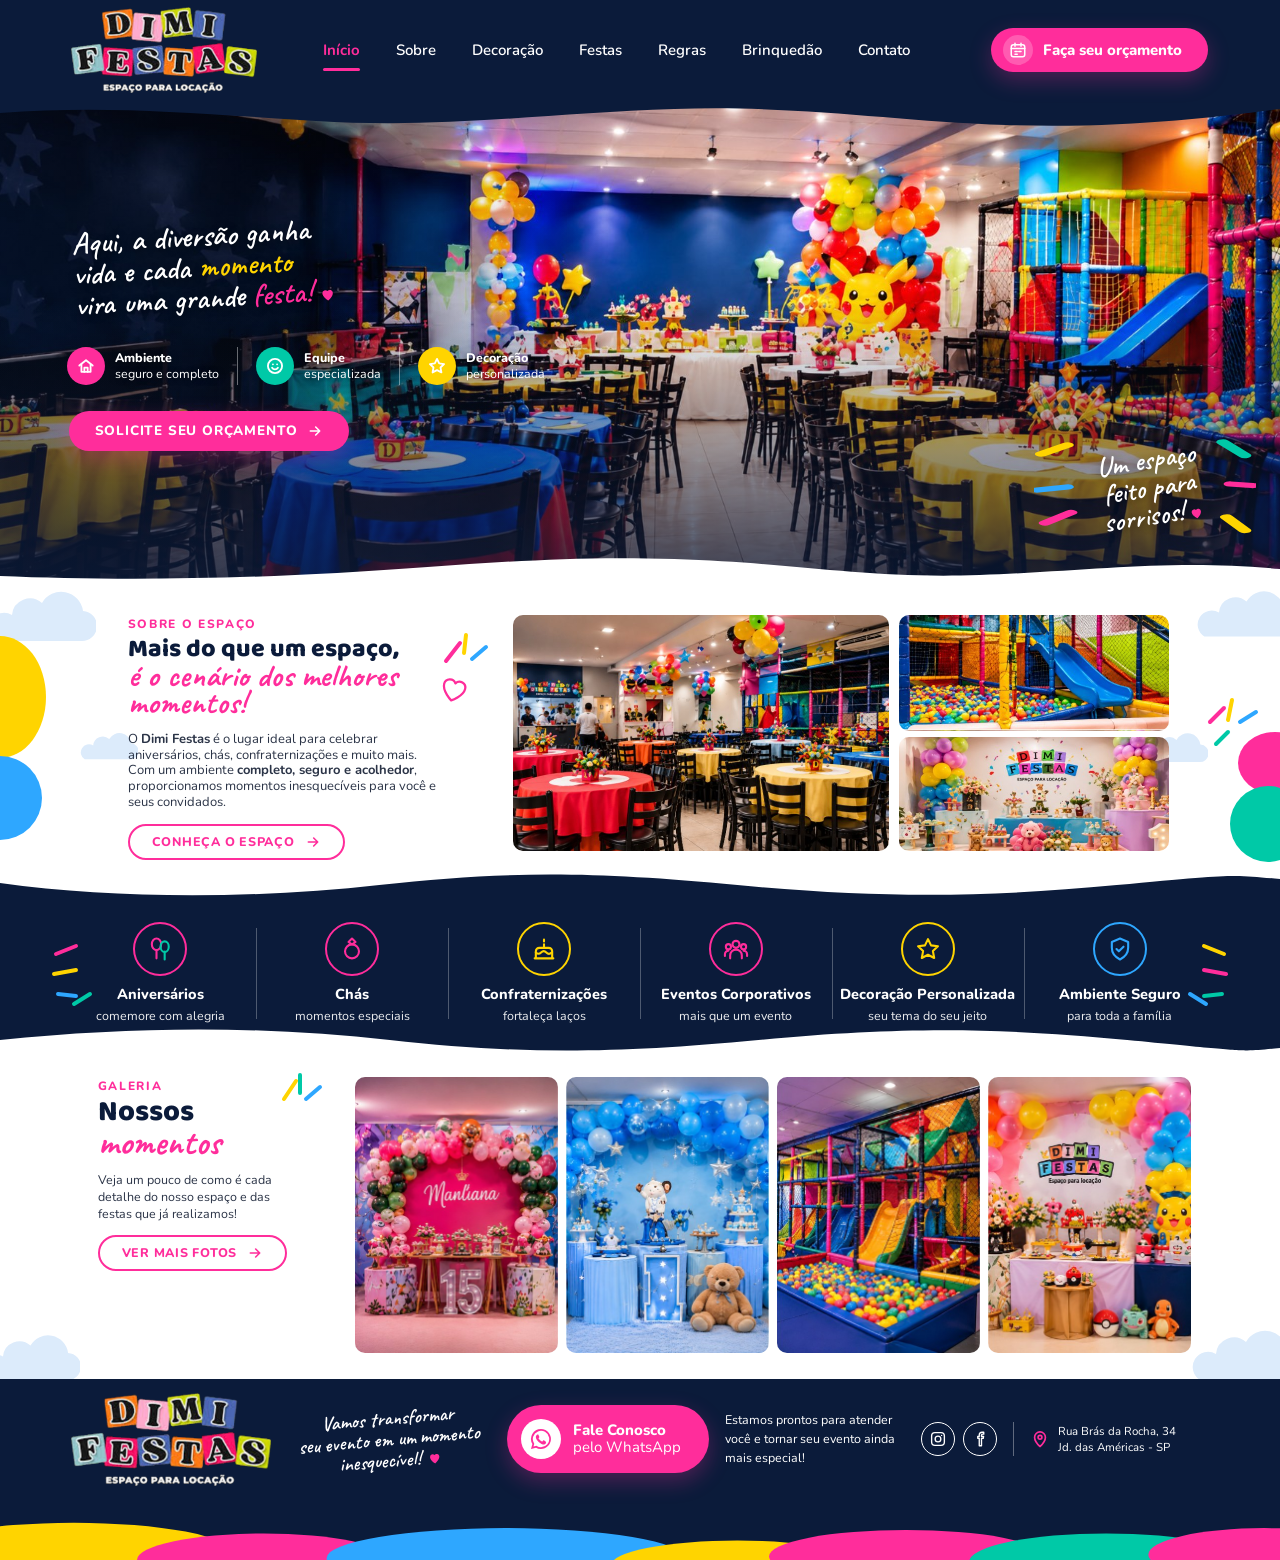
<file: index.html>
<!doctype html>
<html lang="pt-BR">
<head>
<meta charset="utf-8">
<meta name="viewport" content="width=device-width, initial-scale=1">
<title>Dimi Festas · Espaço para locação</title>
<meta name="description" content="Dimi Festas, espaço para locação em Jd. das Américas, SP: aniversários, chás, confraternizações e eventos corporativos com ambiente seguro, equipe especializada e decoração personalizada.">
<meta name="theme-color" content="#0B1B3A">
<meta property="og:title" content="Dimi Festas · Espaço para locação">
<meta property="og:description" content="Aqui, a diversão ganha vida e cada momento vira uma grande festa!">
<meta property="og:type" content="website">
<meta property="og:image" content="img/heroi.jpg">
<link rel="icon" href="data:image/svg+xml,%3Csvg xmlns='http://www.w3.org/2000/svg' viewBox='0 0 32 32'%3E%3Crect width='32' height='32' rx='7' fill='%23FF2D9B'/%3E%3Ctext x='16' y='22' text-anchor='middle' font-family='Arial Black,Arial' font-weight='900' font-size='17' fill='%23fff'%3ED%3C/text%3E%3C/svg%3E">
<link rel="preconnect" href="https://fonts.googleapis.com">
<link rel="preconnect" href="https://fonts.gstatic.com" crossorigin>
<link href="https://fonts.googleapis.com/css2?family=Baloo+2:wght@700;800&family=Caveat:wght@500;600;700&family=Nunito:wght@400;600;700;800&display=swap" rel="stylesheet">
<link rel="stylesheet" href="estilo.css">
</head>
<body>

<!-- ============================ CABECALHO ============================ -->
<header class="topo" id="inicio">
  <div class="caixa topo-dentro">
    <a class="logo" href="#inicio" aria-label="Dimi Festas, início">
      <img src="img/logo-cabecalho.png" alt="Dimi Festas, espaço para locação" width="593" height="275">
    </a>
    <nav class="menu" aria-label="Principal">
      <ul>
        <li><a href="#inicio" aria-current="page">Início</a></li>
        <li><a href="#sobre">Sobre</a></li>
        <li><a href="#festas">Decoração</a></li>
        <li><a href="festas.html">Festas</a></li>
        <li><a href="brinquedao.html#regras">Regras</a></li>
        <li><a href="brinquedao.html">Brinquedão</a></li>
        <li><a href="#contato">Contato</a></li>
      </ul>
    </nav>
    <a class="botao botao-topo" href="#contato" data-whatsapp="Olá! Quero fazer um orçamento no Dimi Festas.">
      <span class="icone-redondo" aria-hidden="true"><svg viewBox="0 0 24 24" fill="none" stroke="currentColor" stroke-width="2" stroke-linecap="round" stroke-linejoin="round"><rect x="3" y="5" width="18" height="16" rx="3"/><path d="M3 10h18M8 3v4M16 3v4"/><path d="M8 14h3M13 14h3M8 17.5h3"/></svg></span>
      Faça seu orçamento
    </a>
    <button class="hamburguer" type="button" aria-label="Abrir o menu" aria-expanded="false" aria-controls="menuCelular"><span></span><span></span><span></span></button>
  </div>
  <nav class="menu-celular" id="menuCelular" aria-label="Principal, celular" hidden>
    <a href="#inicio">Início</a><a href="#sobre">Sobre</a><a href="#festas">Decoração</a><a href="festas.html">Festas</a><a href="brinquedao.html#regras">Regras</a><a href="brinquedao.html">Brinquedão</a><a href="#contato">Contato</a>
  </nav>
</header>

<main>

<!-- ============================ HEROI ============================ -->
<section class="heroi" aria-label="Boas-vindas">
  <!-- a foto do salao ocupa o heroi inteiro; o bloco de texto fica por cima, na esquerda, como na referencia dela -->
  <div class="heroi-foto" role="img" aria-label="Salão do Dimi Festas, com parede estrelada, mesas coloridas, balões e brinquedão"></div>
  <!-- a barra do menu escorre sobre a foto numa onda, como na referencia -->
  <svg class="onda onda-topo" viewBox="0 0 1215 30" preserveAspectRatio="none" aria-hidden="true"><path d="M0 0h1215v10c-60 8-150 20-260 16S760 6 640 10 420 30 300 22 100 6 0 14z" fill="#0B1B3A"/></svg>
  <div class="caixa heroi-dentro">
    <p class="heroi-frase">Aqui, a diversão ganha<br>vida e cada <span class="amarelo">momento</span><br>vira uma grande <span class="rosa">festa!</span><svg class="coracao" viewBox="0 0 24 24" aria-hidden="true"><path d="M12 20s-7-4.6-7-10a4 4 0 0 1 7-2.5A4 4 0 0 1 19 10c0 5.4-7 10-7 10z"/></svg></p>
    <ul class="heroi-selos">
      <li><span class="bola rosa-f"><svg viewBox="0 0 24 24" fill="none" stroke="currentColor" stroke-width="2.2" stroke-linecap="round" stroke-linejoin="round"><path d="M4 11.5 12 5l8 6.5"/><path d="M6.5 10v9h11v-9"/><path d="M10 19v-5h4v5"/></svg></span><span><b>Ambiente</b>seguro e completo</span></li>
      <li><span class="bola verde-f"><svg viewBox="0 0 24 24" fill="none" stroke="currentColor" stroke-width="2.2" stroke-linecap="round" stroke-linejoin="round"><circle cx="12" cy="12" r="8.5"/><path d="M8.5 14s1.2 2 3.5 2 3.5-2 3.5-2"/><path d="M9.5 10h.01M14.5 10h.01"/></svg></span><span><b>Equipe</b>especializada</span></li>
      <li><span class="bola amarelo-f"><svg viewBox="0 0 24 24" fill="none" stroke="currentColor" stroke-width="2.2" stroke-linejoin="round"><path d="m12 3.5 2.6 5.4 5.9.8-4.3 4.1 1.1 5.9L12 16.9l-5.3 2.8 1.1-5.9-4.3-4.1 5.9-.8z"/></svg></span><span><b>Decoração</b>personalizada</span></li>
    </ul>
    <a class="botao botao-heroi" href="#contato" data-whatsapp="Olá! Quero solicitar um orçamento no Dimi Festas.">Solicite seu orçamento <svg class="seta" viewBox="0 0 24 24" aria-hidden="true"><path d="M5 12h13M13 6l6 6-6 6"/></svg></a>
    <p class="heroi-manuscrito">Um espaço<br>feito para<br>sorrisos!<svg class="coracao" viewBox="0 0 24 24" aria-hidden="true"><path d="M12 20s-7-4.6-7-10a4 4 0 0 1 7-2.5A4 4 0 0 1 19 10c0 5.4-7 10-7 10z"/></svg></p>
    <svg class="confete confete-manuscrito" viewBox="0 0 60 80" preserveAspectRatio="none" aria-hidden="true"><path d="M2 20l7-6" stroke="#FFD400"/><path d="M1 44l8-2" stroke="#2EA7FF"/><path d="M3 66l7-7" stroke="#FF2D9B"/><path d="M51 12l6 9" stroke="#00C9A7"/><path d="M53 40l6 1" stroke="#FF2D9B"/><path d="M52 62l5 9" stroke="#FFD400"/></svg>
  </div>
  <svg class="onda onda-baixo" viewBox="0 0 1215 30" preserveAspectRatio="none" aria-hidden="true"><path d="M0 25C90 29 200 29 320 22S520 4 640 8 820 28 930 24 1110 8 1215 18V30H0z" fill="#fff"/></svg>
</section>

<!-- ============================ SOBRE ============================ -->
<section class="sobre" id="sobre">
  <svg class="nuvem nuvem-a" viewBox="0 0 120 60" aria-hidden="true"><path d="M20 55h85a15 15 0 0 0 2-30 22 22 0 0 0-41-8 18 18 0 0 0-30 12A14 14 0 0 0 20 55z"/></svg>
  <svg class="nuvem nuvem-b" viewBox="0 0 120 60" aria-hidden="true"><path d="M20 55h85a15 15 0 0 0 2-30 22 22 0 0 0-41-8 18 18 0 0 0-30 12A14 14 0 0 0 20 55z"/></svg>
  <svg class="nuvem nuvem-c" viewBox="0 0 120 60" aria-hidden="true"><path d="M20 55h85a15 15 0 0 0 2-30 22 22 0 0 0-41-8 18 18 0 0 0-30 12A14 14 0 0 0 20 55z"/></svg>
  <svg class="nuvem nuvem-d" viewBox="0 0 120 60" aria-hidden="true"><path d="M20 55h85a15 15 0 0 0 2-30 22 22 0 0 0-41-8 18 18 0 0 0-30 12A14 14 0 0 0 20 55z"/></svg>
  <span class="mancha mancha-amarela" aria-hidden="true"></span>
  <span class="mancha mancha-azul" aria-hidden="true"></span>
  <span class="mancha mancha-rosa" aria-hidden="true"></span>
  <span class="mancha mancha-verde" aria-hidden="true"></span>
  <svg class="confete confete-sobre-dir" viewBox="0 0 60 70" aria-hidden="true"><path d="M8 30 22 16" stroke="#FF2D9B"/><path d="M30 8l-4 20" stroke="#FFD400"/><path d="M38 30l16-10" stroke="#2EA7FF"/><path d="M14 52l12-12" stroke="#00C9A7"/></svg>
  <div class="caixa sobre-dentro">
    <div class="sobre-texto">
      <p class="olho">Sobre o espaço</p>
      <h2>Mais do que um espaço,<br><span class="manuscrito">é o cenário dos melhores<br>momentos!</span></h2>
      <svg class="confete confete-titulo" viewBox="0 0 50 40" aria-hidden="true"><path d="M6 32 20 14" stroke="#FF2D9B"/><path d="M26 6l-2 18" stroke="#FFD400"/><path d="M32 30l14-12" stroke="#2EA7FF"/></svg>
      <svg class="rabisco-coracao" viewBox="0 0 40 40" aria-hidden="true"><path d="M20 33s-12-7.5-12-16a6.5 6.5 0 0 1 12-3.5A6.5 6.5 0 0 1 32 17c0 8.5-12 16-12 16z"/></svg>
      <p>O <b>Dimi Festas</b> é o lugar ideal para celebrar aniversários, chás, confraternizações e muito mais. Com um ambiente <b>completo, seguro e acolhedor</b>, proporcionamos momentos inesquecíveis para você e seus convidados.</p>
      <a class="botao botao-vazio" href="#galeria">Conheça o espaço <svg class="seta" viewBox="0 0 24 24" aria-hidden="true"><path d="M5 12h13M13 6l6 6-6 6"/></svg></a>
    </div>
    <div class="sobre-fotos">
      <img class="sobre-foto-grande" src="img/sobre-1.jpg" alt="Salão decorado com balões coloridos e mesas com toalhas vermelhas e amarelas" width="376" height="236" loading="lazy">
      <img class="sobre-foto-pequena" src="img/sobre-2.jpg" alt="Brinquedão com piscina de bolinhas e escorregador azul" width="270" height="116" loading="lazy">
      <img class="sobre-foto-pequena" src="img/sobre-3.jpg" alt="Mesa de festa decorada com balões, letreiro Dimi Festas e número luminoso" width="270" height="114" loading="lazy">
    </div>
  </div>
</section>

<!-- ============================ FESTAS (faixa de servicos) ============================ -->
<section class="festas" id="festas" aria-label="O que fazemos">
  <svg class="onda onda-cima" viewBox="0 0 1215 30" preserveAspectRatio="none" aria-hidden="true"><path d="M0 12C110 28 240 28 360 14S560 0 700 14 940 26 1060 14s110-10 155-6V30H0z" fill="#0B1B3A"/></svg>
  <svg class="confete confete-esq" viewBox="0 0 60 80" aria-hidden="true"><path d="M8 20l20-8" stroke="#FF2D9B"/><path d="M6 40l22-4" stroke="#FFD400"/><path d="M10 60l18 2" stroke="#2EA7FF"/><path d="M26 70l16-10" stroke="#00C9A7"/></svg>
  <svg class="confete confete-dir" viewBox="0 0 60 80" aria-hidden="true"><path d="M52 20l-20-8" stroke="#FFD400"/><path d="M54 40l-22-4" stroke="#FF2D9B"/><path d="M50 60l-18 2" stroke="#00C9A7"/><path d="M34 70l-16-10" stroke="#2EA7FF"/></svg>
  <ul class="caixa festas-lista">
    <li><span class="anel rosa-b"><svg viewBox="0 0 24 24" fill="none" stroke-width="1.8" stroke-linecap="round" stroke-linejoin="round"><ellipse cx="9" cy="8" rx="4" ry="5" stroke="#FF2D9B"/><path d="M9 13v7" stroke="#FF2D9B"/><ellipse cx="16" cy="10" rx="3.5" ry="4.5" stroke="#00C9A7"/><path d="M16 14.5V21" stroke="#00C9A7"/></svg></span><b>Aniversários</b><span>comemore com alegria</span></li>
    <li><span class="anel rosa-b"><svg viewBox="0 0 24 24" fill="none" stroke="#FF2D9B" stroke-width="1.8" stroke-linecap="round" stroke-linejoin="round"><circle cx="12" cy="14" r="6"/><path d="m9 6 3-3 3 3-3 2z"/></svg></span><b>Chás</b><span>momentos especiais</span></li>
    <li><span class="anel amarelo-b"><svg viewBox="0 0 24 24" fill="none" stroke="#FFD400" stroke-width="1.8" stroke-linecap="round" stroke-linejoin="round"><path d="M4 20h16M5 20v-6a3 3 0 0 1 3-3h8a3 3 0 0 1 3 3v6"/><path d="M5 15c1.5 1.5 3 1.5 4.5 0s3-1.5 4.5 0 3 1.5 4.5 0"/><path d="M12 11V8M12 4v1.5"/></svg></span><b>Confraternizações</b><span>fortaleça laços</span></li>
    <li><span class="anel rosa-b"><svg viewBox="0 0 24 24" fill="none" stroke="#FF2D9B" stroke-width="1.8" stroke-linecap="round" stroke-linejoin="round"><circle cx="12" cy="8" r="3"/><circle cx="5.5" cy="10" r="2.2"/><circle cx="18.5" cy="10" r="2.2"/><path d="M7 20v-2.5a5 5 0 0 1 10 0V20"/><path d="M2.5 18v-1.5a3 3 0 0 1 3-3M21.5 18v-1.5a3 3 0 0 0-3-3"/></svg></span><b>Eventos Corporativos</b><span>mais que um evento</span></li>
    <li><span class="anel amarelo-b"><svg viewBox="0 0 24 24" fill="none" stroke="#FFD400" stroke-width="1.8" stroke-linejoin="round"><path d="m12 3.5 2.6 5.4 5.9.8-4.3 4.1 1.1 5.9L12 16.9l-5.3 2.8 1.1-5.9-4.3-4.1 5.9-.8z"/></svg></span><b>Decoração Personalizada</b><span>seu tema do seu jeito</span></li>
    <li><span class="anel azul-b"><svg viewBox="0 0 24 24" fill="none" stroke="#2EA7FF" stroke-width="1.8" stroke-linecap="round" stroke-linejoin="round"><path d="M12 3 5 6v5c0 4.5 3 8 7 10 4-2 7-5.5 7-10V6z"/><path d="m9 12 2 2 4-4"/></svg></span><b>Ambiente Seguro</b><span>para toda a família</span></li>
  </ul>
  <svg class="onda onda-baixo" viewBox="0 0 1215 30" preserveAspectRatio="none" aria-hidden="true"><path d="M0 14C130 0 250 0 370 14S580 28 720 14 950 2 1070 14s105 12 145 8V30H0z" fill="#fff"/></svg>
</section>

<!-- ============================ GALERIA ============================ -->
<section class="galeria" id="galeria">
  <svg class="nuvem nuvem-e" viewBox="0 0 120 60" aria-hidden="true"><path d="M20 55h85a15 15 0 0 0 2-30 22 22 0 0 0-41-8 18 18 0 0 0-30 12A14 14 0 0 0 20 55z"/></svg>
  <svg class="nuvem nuvem-f" viewBox="0 0 120 60" aria-hidden="true"><path d="M20 55h85a15 15 0 0 0 2-30 22 22 0 0 0-41-8 18 18 0 0 0-30 12A14 14 0 0 0 20 55z"/></svg>
  <div class="caixa galeria-dentro">
    <div class="galeria-texto">
      <p class="olho">Galeria</p>
      <h2>Nossos<br><span class="manuscrito">momentos</span></h2>
      <svg class="confete confete-galeria" viewBox="0 0 50 40" aria-hidden="true"><path d="M8 30 20 12" stroke="#FFD400"/><path d="M24 6l0 18" stroke="#00C9A7"/><path d="M30 30l14-12" stroke="#2EA7FF"/></svg>
      <p>Veja um pouco de como é cada detalhe do nosso espaço e das festas que já realizamos!</p>
      <a class="botao botao-vazio" href="festas.html">Ver mais fotos <svg class="seta" viewBox="0 0 24 24" aria-hidden="true"><path d="M5 12h13M13 6l6 6-6 6"/></svg></a>
    </div>
    <ul class="galeria-fotos">
      <li><img src="img/galeria-1.jpg" alt="Decoração de festa com arco de balões rosa e verde e painel Mariana 15 anos" width="211" height="190" loading="lazy"></li>
      <li><img src="img/galeria-2.jpg" alt="Decoração de chá de bebê em azul com ursinhos e balões" width="203" height="190" loading="lazy"></li>
      <li><img src="img/galeria-3.jpg" alt="Brinquedão colorido com escorregador e piscina de bolinhas" width="201" height="190" loading="lazy"></li>
      <li><img src="img/galeria-4.jpg" alt="Mesa de festa decorada com balões, letreiro Dimi Festas e Pikachu" width="201" height="190" loading="lazy"></li>
    </ul>
  </div>
</section>

</main>

<!-- ============================ RODAPE / CONTATO ============================ -->
<footer class="rodape" id="contato">
  <svg class="onda onda-cima" viewBox="0 0 1215 30" preserveAspectRatio="none" aria-hidden="true"><path d="M0 10C120 26 240 26 360 12S570 0 710 14 940 26 1060 12s110-8 155-4V30H0z" fill="#0B1B3A"/></svg>
  <div class="caixa rodape-dentro">
    <img class="rodape-logo" src="img/logo-rodape.png" alt="Dimi Festas, espaço para locação" width="593" height="275" loading="lazy">
    <p class="rodape-frase">Vamos transformar<br>seu evento em um momento<br>inesquecível!<svg class="coracao" viewBox="0 0 24 24" aria-hidden="true"><path d="M12 20s-7-4.6-7-10a4 4 0 0 1 7-2.5A4 4 0 0 1 19 10c0 5.4-7 10-7 10z"/></svg></p>
    <a class="botao botao-whats" href="#contato" data-whatsapp="Olá! Vim pelo site do Dimi Festas e quero falar com vocês.">
      <span class="icone-redondo branco" aria-hidden="true"><svg viewBox="0 0 24 24" fill="currentColor"><path d="M12 2a10 10 0 0 0-8.6 15.1L2 22l5-1.3A10 10 0 1 0 12 2zm0 18.2a8.2 8.2 0 0 1-4.2-1.2l-.3-.2-3 .8.8-2.9-.2-.3A8.2 8.2 0 1 1 12 20.2zm4.5-6.1c-.2-.1-1.5-.7-1.7-.8-.2-.1-.4-.1-.6.1l-.8 1c-.1.2-.3.2-.5.1a6.7 6.7 0 0 1-3.3-2.9c-.3-.4.2-.4.7-1.3.1-.2 0-.3 0-.5l-.8-1.8c-.2-.5-.4-.4-.6-.4h-.5a1 1 0 0 0-.7.3 3 3 0 0 0-.9 2.2 5.2 5.2 0 0 0 1.1 2.8 12 12 0 0 0 4.6 4c1.7.7 2.1.6 2.8.5a2.5 2.5 0 0 0 1.6-1.1c.2-.6.2-1 .1-1.1l-.5-.3z"/></svg></span>
      <span class="botao-whats-texto"><b>Fale Conosco</b>pelo WhatsApp</span>
    </a>
    <p class="rodape-texto">Estamos prontos para atender você e tornar seu evento ainda mais especial!</p>
    <ul class="redes" aria-label="Redes sociais">
      <li><a href="#" aria-label="Instagram do Dimi Festas" data-pendente="instagram"><svg viewBox="0 0 24 24" fill="none" stroke="currentColor" stroke-width="1.8" stroke-linecap="round" stroke-linejoin="round"><rect x="3.5" y="3.5" width="17" height="17" rx="4.5"/><circle cx="12" cy="12" r="3.8"/><path d="M16.8 7.2h.01"/></svg></a></li>
      <li><a href="#" aria-label="Facebook do Dimi Festas" data-pendente="facebook"><svg viewBox="0 0 24 24" fill="none" stroke="currentColor" stroke-width="1.8" stroke-linecap="round" stroke-linejoin="round"><path d="M14 8.5V7a1.5 1.5 0 0 1 1.5-1.5H17V3h-2.2A3.8 3.8 0 0 0 11 6.8v1.7H9V11h2v10h3V11h2.3l.5-2.5z"/></svg></a></li>
    </ul>
    <address class="endereco">
      <svg viewBox="0 0 24 24" fill="none" stroke="currentColor" stroke-width="2" stroke-linecap="round" stroke-linejoin="round" aria-hidden="true"><path d="M12 21s-6.5-5.5-6.5-11a6.5 6.5 0 0 1 13 0C18.5 15.5 12 21 12 21z"/><circle cx="12" cy="10" r="2.3"/></svg>
      <span>Rua Brás da Rocha, 34<br>Jd. das Américas - SP</span>
    </address>
  </div>
  <svg class="manchas-pe" viewBox="0 0 1215 70" preserveAspectRatio="none" aria-hidden="true">
    <ellipse cx="70" cy="62" rx="150" ry="34" fill="#FFD400"/>
    <ellipse cx="250" cy="70" rx="120" ry="30" fill="#FF2D9B"/>
    <ellipse cx="480" cy="68" rx="170" ry="34" fill="#2EA7FF"/>
    <ellipse cx="700" cy="76" rx="120" ry="28" fill="#FFD400"/>
    <ellipse cx="860" cy="66" rx="130" ry="30" fill="#FF2D9B"/>
    <ellipse cx="1050" cy="72" rx="130" ry="32" fill="#00C9A7"/>
    <ellipse cx="1200" cy="64" rx="110" ry="30" fill="#FF2D9B"/>
  </svg>
</footer>

<script src="script.js" defer></script>
</body>
</html>
</file>
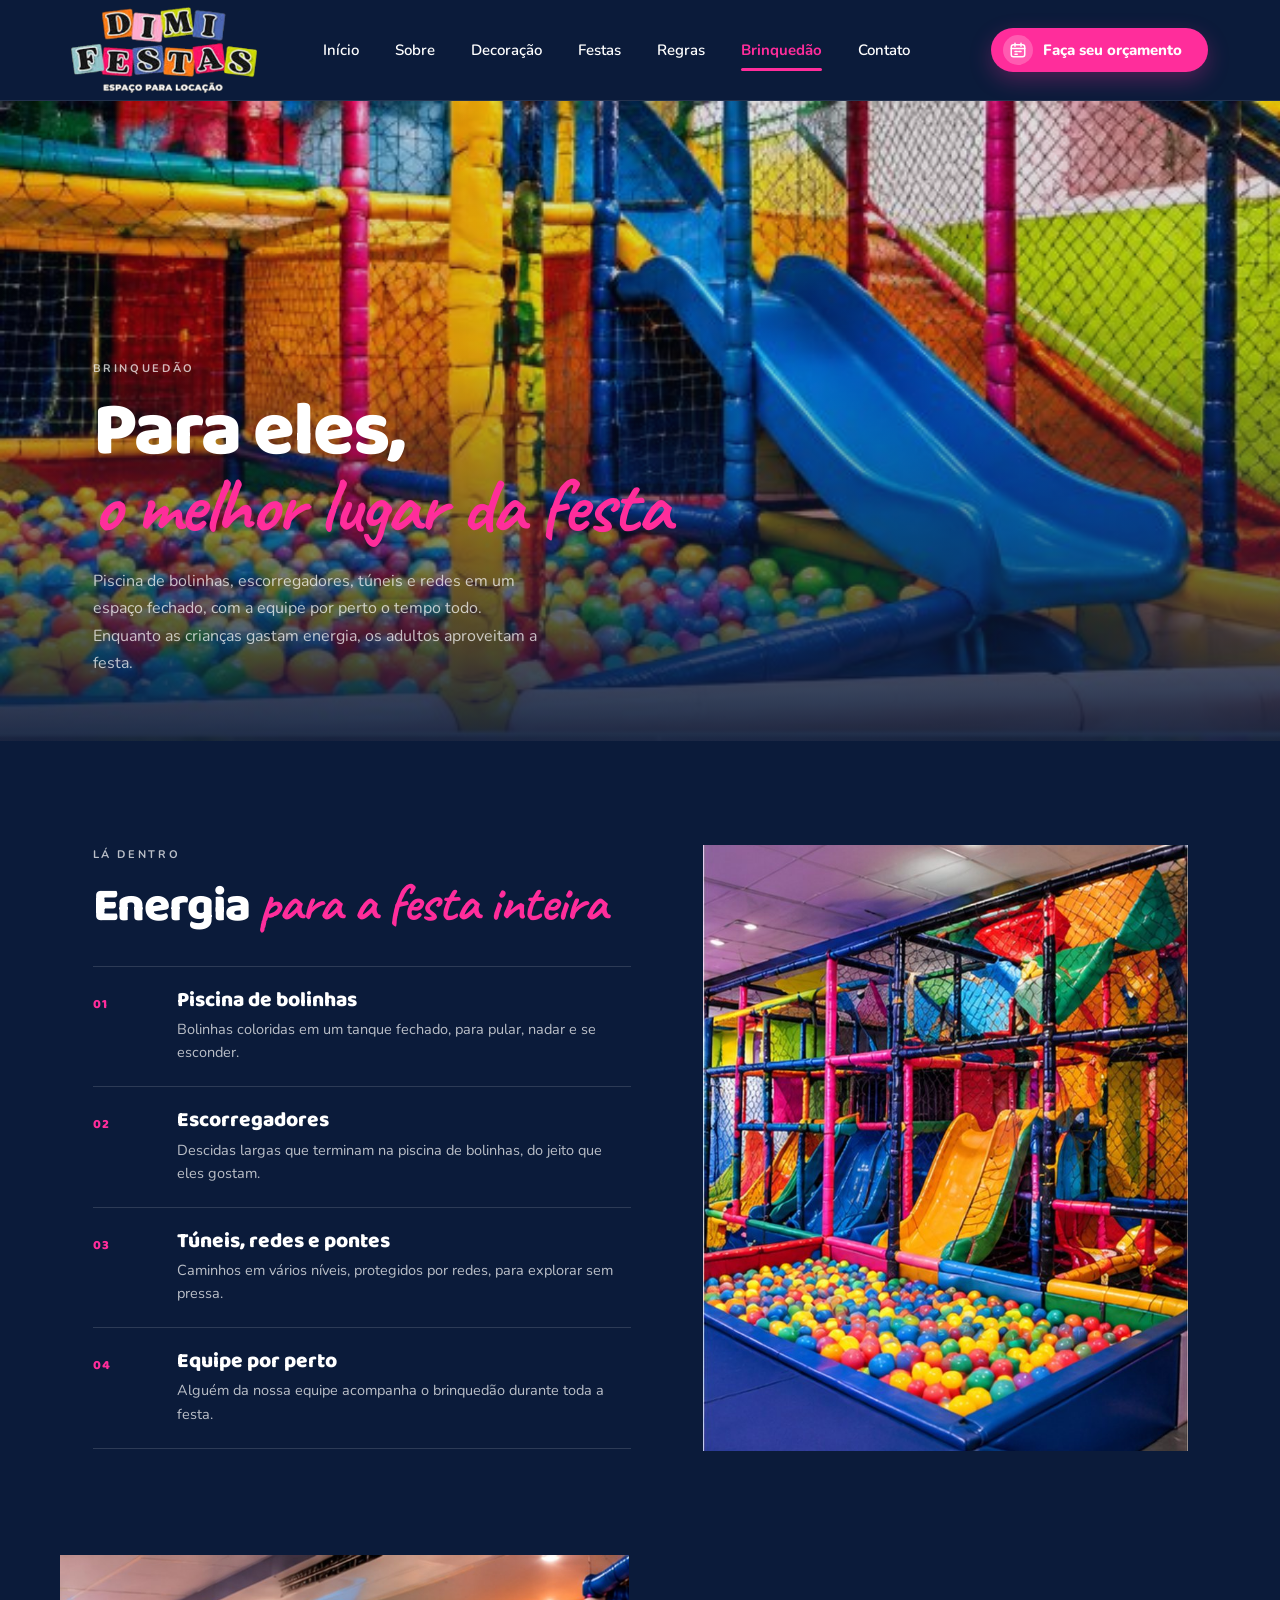
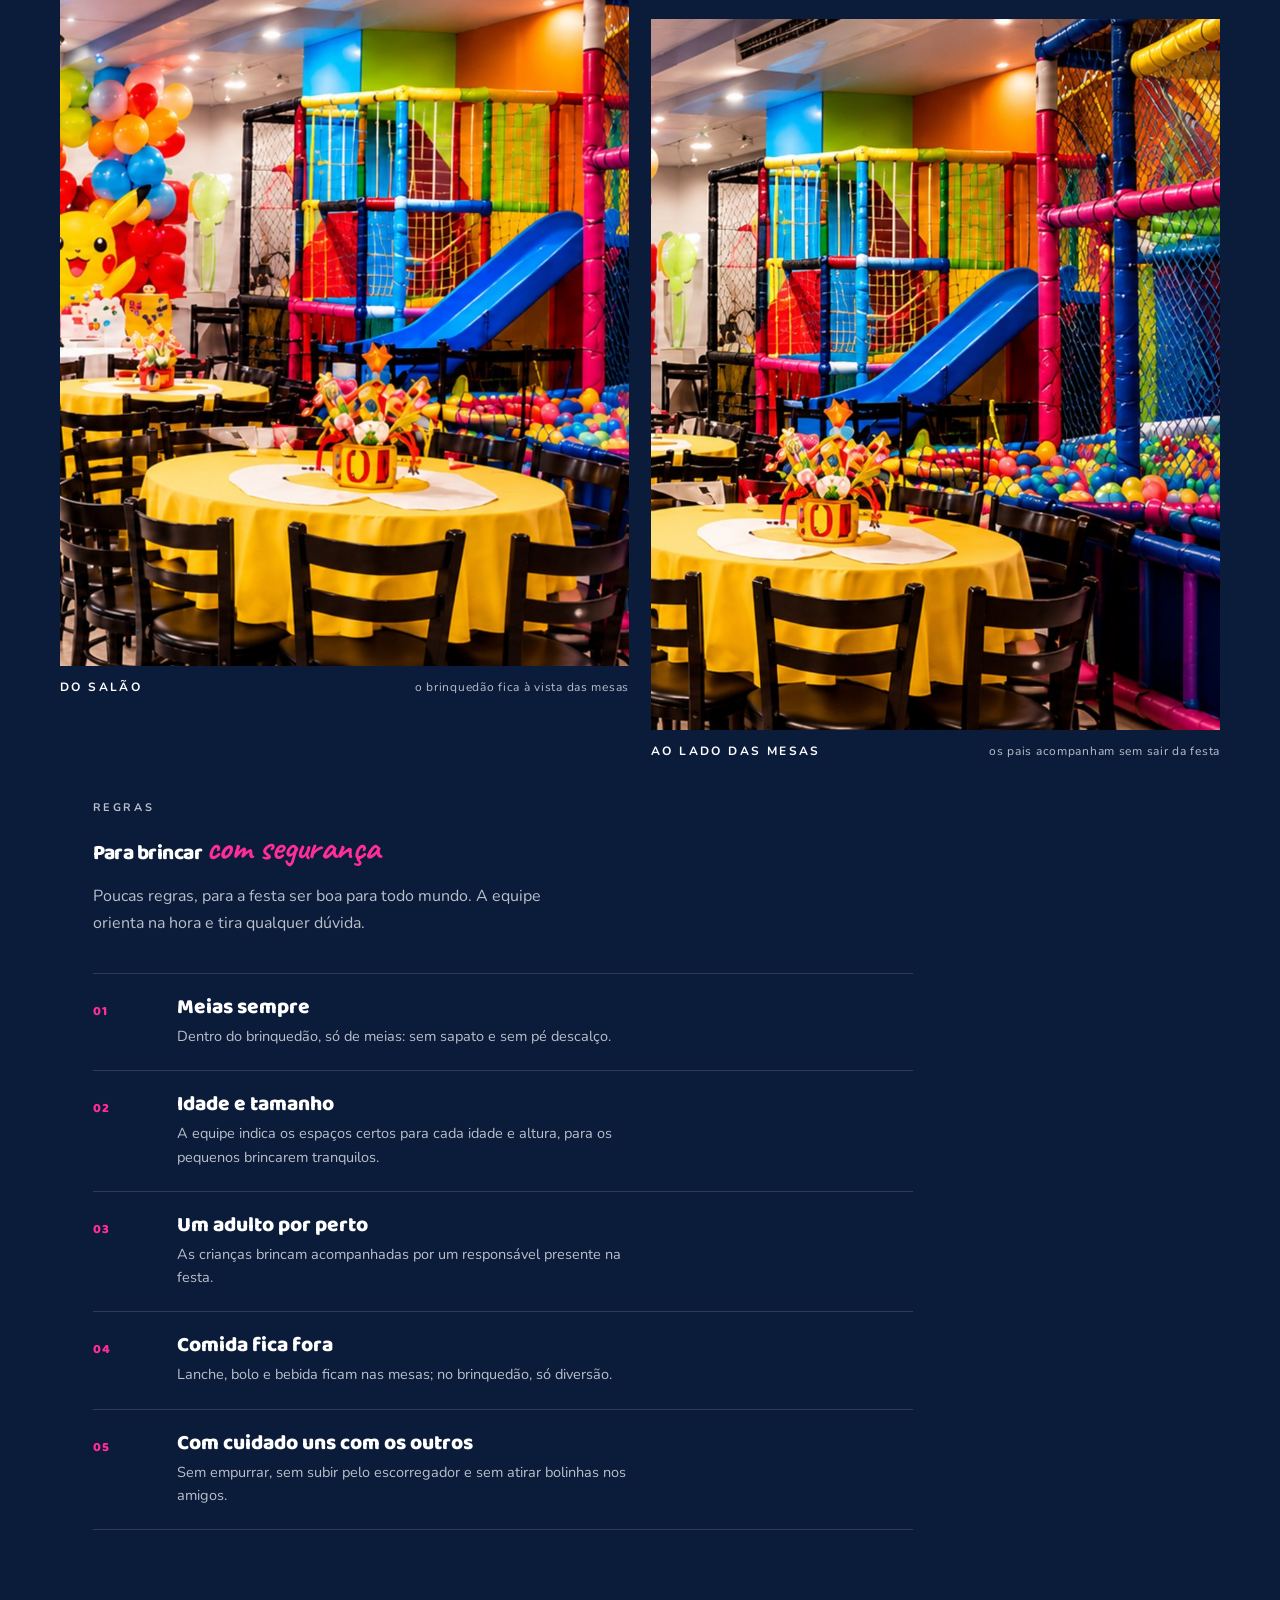
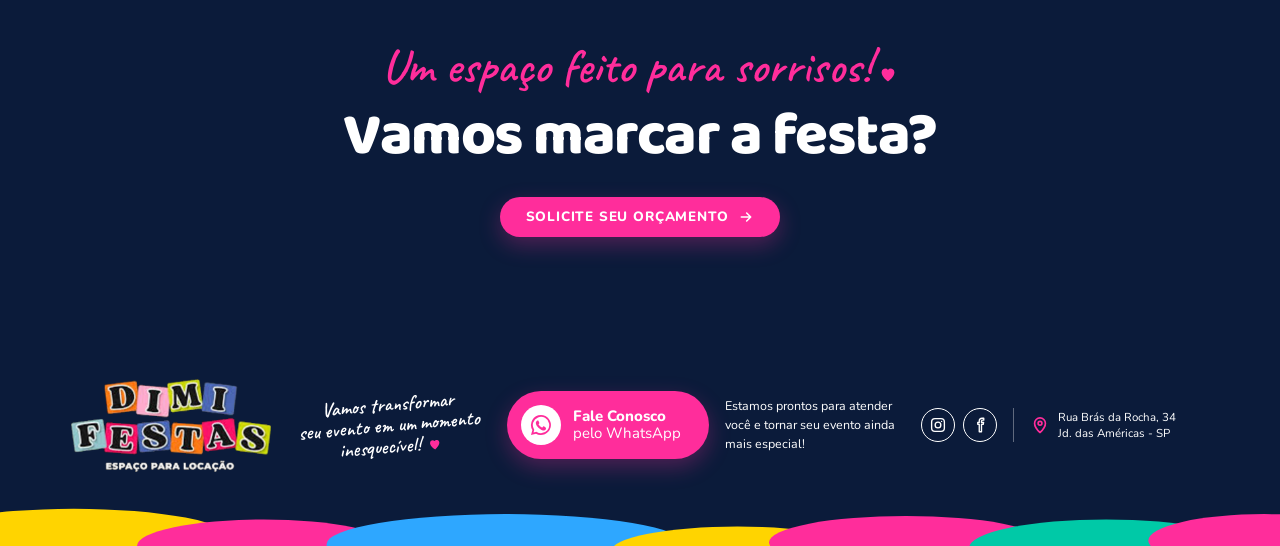
<file: brinquedao.html>
<!doctype html>
<html lang="pt-BR">
<head>
<meta charset="utf-8">
<meta name="viewport" content="width=device-width, initial-scale=1">
<title>Brinquedão · Dimi Festas</title>
<meta name="description" content="O brinquedão do Dimi Festas: piscina de bolinhas, escorregadores, túneis e redes, em um espaço fechado e seguro, com a equipe por perto.">
<meta name="theme-color" content="#0B1B3A">
<link rel="icon" href="data:image/svg+xml,%3Csvg xmlns='http://www.w3.org/2000/svg' viewBox='0 0 32 32'%3E%3Crect width='32' height='32' rx='7' fill='%23FF2D9B'/%3E%3Ctext x='16' y='22' text-anchor='middle' font-family='Arial Black,Arial' font-weight='900' font-size='17' fill='%23fff'%3ED%3C/text%3E%3C/svg%3E">
<link rel="preconnect" href="https://fonts.googleapis.com">
<link rel="preconnect" href="https://fonts.gstatic.com" crossorigin>
<link href="https://fonts.googleapis.com/css2?family=Baloo+2:wght@700;800&family=Caveat:wght@500;600;700&family=Nunito:wght@400;600;700;800&display=swap" rel="stylesheet">
<link rel="stylesheet" href="estilo.css">
</head>
<body data-pagina="brinquedao">

<!-- ============================ CABECALHO ============================ -->
<header class="topo" id="inicio">
  <div class="caixa topo-dentro">
    <a class="logo" href="index.html" aria-label="Dimi Festas, início">
      <img src="img/logo-cabecalho.png" alt="Dimi Festas, espaço para locação" width="593" height="275">
    </a>
    <nav class="menu" aria-label="Principal">
      <ul>
        <li><a href="index.html">Início</a></li>
        <li><a href="index.html#sobre">Sobre</a></li>
        <li><a href="index.html#festas">Decoração</a></li>
        <li><a href="festas.html">Festas</a></li>
        <li><a href="#regras">Regras</a></li>
        <li><a href="brinquedao.html" aria-current="page">Brinquedão</a></li>
        <li><a href="#contato">Contato</a></li>
      </ul>
    </nav>
    <a class="botao botao-topo" href="#contato" data-whatsapp="Olá! Quero fazer um orçamento no Dimi Festas.">
      <span class="icone-redondo" aria-hidden="true"><svg viewBox="0 0 24 24" fill="none" stroke="currentColor" stroke-width="2" stroke-linecap="round" stroke-linejoin="round"><rect x="3" y="5" width="18" height="16" rx="3"/><path d="M3 10h18M8 3v4M16 3v4"/><path d="M8 14h3M13 14h3M8 17.5h3"/></svg></span>
      Faça seu orçamento
    </a>
    <button class="hamburguer" type="button" aria-label="Abrir o menu" aria-expanded="false" aria-controls="menuCelular"><span></span><span></span><span></span></button>
  </div>
  <nav class="menu-celular" id="menuCelular" aria-label="Principal, celular" hidden>
    <a href="index.html">Início</a><a href="index.html#sobre">Sobre</a><a href="index.html#festas">Decoração</a><a href="festas.html">Festas</a><a href="#regras">Regras</a><a href="brinquedao.html">Brinquedão</a><a href="#contato">Contato</a>
  </nav>
</header>

<main class="ch" data-galeria>

<!-- ============================ ABERTURA: a piscina de bolinhas de ponta a ponta ============================ -->
<section class="cb-heroi" aria-label="O brinquedão">
  <div class="cb-heroi-foto" role="img" aria-label="Piscina de bolinhas coloridas com escorregador azul"></div>
  <div class="caixa ch-caixa cb-heroi-dentro">
    <p class="ch-olho">Brinquedão</p>
    <h1>Para eles,<br><span class="manuscrito">o melhor lugar da festa</span></h1>
    <p class="ch-lede">Piscina de bolinhas, escorregadores, túneis e redes em um espaço fechado, com a equipe por perto o tempo todo. Enquanto as crianças gastam energia, os adultos aproveitam a festa.</p>
  </div>
</section>

<!-- ============================ O QUE TEM LA DENTRO ============================ -->
<section class="ch-secao" aria-labelledby="tituloItens">
  <div class="caixa ch-caixa cb-grade">
    <div>
      <p class="ch-olho">Lá dentro</p>
      <h2 id="tituloItens">Energia <span class="manuscrito">para a festa inteira</span></h2>
      <ol class="ch-lista">
        <li><b>Piscina de bolinhas</b><span>Bolinhas coloridas em um tanque fechado, para pular, nadar e se esconder.</span></li>
        <li><b>Escorregadores</b><span>Descidas largas que terminam na piscina de bolinhas, do jeito que eles gostam.</span></li>
        <li><b>Túneis, redes e pontes</b><span>Caminhos em vários níveis, protegidos por redes, para explorar sem pressa.</span></li>
        <li><b>Equipe por perto</b><span>Alguém da nossa equipe acompanha o brinquedão durante toda a festa.</span></li>
      </ol>
    </div>
    <figure class="ch-figura">
      <button type="button" data-foto="img/festas-8.jpg"><img src="img/festas-8.jpg" alt="Brinquedão colorido com escorregadores e piscina de bolinhas" width="700" height="949" loading="lazy"></button>
    </figure>
  </div>
</section>

<!-- ============================ DUAS FOTOS ============================ -->
<section class="cb-par" aria-label="O brinquedão visto do salão">
  <ul>
    <li><figure class="ch-figura"><button type="button" data-foto="img/brinquedao-1.jpg"><img src="img/brinquedao-1.jpg" alt="Estrutura do brinquedão com redes, escorregador azul e piscina de bolinhas, vista do salão" width="900" height="1125" loading="lazy"></button><figcaption class="ch-legenda"><span>Do salão</span><span>o brinquedão fica à vista das mesas</span></figcaption></figure></li>
    <li><figure class="ch-figura"><button type="button" data-foto="img/brinquedao-2.jpg"><img src="img/brinquedao-2.jpg" alt="Brinquedão ao lado das mesas da festa, com tobogã e bolinhas coloridas" width="900" height="1125" loading="lazy"></button><figcaption class="ch-legenda"><span>Ao lado das mesas</span><span>os pais acompanham sem sair da festa</span></figcaption></figure></li>
  </ul>
</section>

<!-- ============================ REGRAS ============================ -->
<section class="ch-secao cb-regras" id="regras" aria-labelledby="tituloRegras">
  <div class="caixa ch-caixa">
    <p class="ch-olho">Regras</p>
    <h2 id="tituloRegras" style="margin-top: 14px;">Para brincar <span class="manuscrito">com segurança</span></h2>
    <p class="ch-lede" style="margin-top: 18px;">Poucas regras, para a festa ser boa para todo mundo. A equipe orienta na hora e tira qualquer dúvida.</p>
    <ol class="ch-lista">
      <li><b>Meias sempre</b><span>Dentro do brinquedão, só de meias: sem sapato e sem pé descalço.</span></li>
      <li><b>Idade e tamanho</b><span>A equipe indica os espaços certos para cada idade e altura, para os pequenos brincarem tranquilos.</span></li>
      <li><b>Um adulto por perto</b><span>As crianças brincam acompanhadas por um responsável presente na festa.</span></li>
      <li><b>Comida fica fora</b><span>Lanche, bolo e bebida ficam nas mesas; no brinquedão, só diversão.</span></li>
      <li><b>Com cuidado uns com os outros</b><span>Sem empurrar, sem subir pelo escorregador e sem atirar bolinhas nos amigos.</span></li>
    </ol>
  </div>
</section>

<!-- ============================ FECHO ============================ -->
<section class="ch-fecho" aria-labelledby="tituloFecho">
  <div class="caixa ch-caixa">
    <p class="ch-assinatura">Um espaço feito para sorrisos!<svg class="coracao" viewBox="0 0 24 24" aria-hidden="true"><path d="M12 20s-7-4.6-7-10a4 4 0 0 1 7-2.5A4 4 0 0 1 19 10c0 5.4-7 10-7 10z"/></svg></p>
    <h2 id="tituloFecho" style="margin-top: 18px;">Vamos marcar a festa?</h2>
    <a class="botao botao-heroi" href="#contato" data-whatsapp="Olá! Vi o brinquedão no site do Dimi Festas e quero um orçamento.">Solicite seu orçamento <svg class="seta" viewBox="0 0 24 24" aria-hidden="true"><path d="M5 12h13M13 6l6 6-6 6"/></svg></a>
  </div>
</section>

</main>

<!-- ============================ RODAPE / CONTATO ============================ -->
<footer class="rodape" id="contato">
  <svg class="onda onda-cima" viewBox="0 0 1215 30" preserveAspectRatio="none" aria-hidden="true"><path d="M0 10C120 26 240 26 360 12S570 0 710 14 940 26 1060 12s110-8 155-4V30H0z" fill="#0B1B3A"/></svg>
  <div class="caixa rodape-dentro">
    <img class="rodape-logo" src="img/logo-rodape.png" alt="Dimi Festas, espaço para locação" width="593" height="275" loading="lazy">
    <p class="rodape-frase">Vamos transformar<br>seu evento em um momento<br>inesquecível!<svg class="coracao" viewBox="0 0 24 24" aria-hidden="true"><path d="M12 20s-7-4.6-7-10a4 4 0 0 1 7-2.5A4 4 0 0 1 19 10c0 5.4-7 10-7 10z"/></svg></p>
    <a class="botao botao-whats" href="#contato" data-whatsapp="Olá! Vim pelo site do Dimi Festas e quero falar com vocês.">
      <span class="icone-redondo branco" aria-hidden="true"><svg viewBox="0 0 24 24" fill="currentColor"><path d="M12 2a10 10 0 0 0-8.6 15.1L2 22l5-1.3A10 10 0 1 0 12 2zm0 18.2a8.2 8.2 0 0 1-4.2-1.2l-.3-.2-3 .8.8-2.9-.2-.3A8.2 8.2 0 1 1 12 20.2zm4.5-6.1c-.2-.1-1.5-.7-1.7-.8-.2-.1-.4-.1-.6.1l-.8 1c-.1.2-.3.2-.5.1a6.7 6.7 0 0 1-3.3-2.9c-.3-.4.2-.4.7-1.3.1-.2 0-.3 0-.5l-.8-1.8c-.2-.5-.4-.4-.6-.4h-.5a1 1 0 0 0-.7.3 3 3 0 0 0-.9 2.2 5.2 5.2 0 0 0 1.1 2.8 12 12 0 0 0 4.6 4c1.7.7 2.1.6 2.8.5a2.5 2.5 0 0 0 1.6-1.1c.2-.6.2-1 .1-1.1l-.5-.3z"/></svg></span>
      <span class="botao-whats-texto"><b>Fale Conosco</b>pelo WhatsApp</span>
    </a>
    <p class="rodape-texto">Estamos prontos para atender você e tornar seu evento ainda mais especial!</p>
    <ul class="redes" aria-label="Redes sociais">
      <li><a href="#" aria-label="Instagram do Dimi Festas" data-pendente="instagram"><svg viewBox="0 0 24 24" fill="none" stroke="currentColor" stroke-width="1.8" stroke-linecap="round" stroke-linejoin="round"><rect x="3.5" y="3.5" width="17" height="17" rx="4.5"/><circle cx="12" cy="12" r="3.8"/><path d="M16.8 7.2h.01"/></svg></a></li>
      <li><a href="#" aria-label="Facebook do Dimi Festas" data-pendente="facebook"><svg viewBox="0 0 24 24" fill="none" stroke="currentColor" stroke-width="1.8" stroke-linecap="round" stroke-linejoin="round"><path d="M14 8.5V7a1.5 1.5 0 0 1 1.5-1.5H17V3h-2.2A3.8 3.8 0 0 0 11 6.8v1.7H9V11h2v10h3V11h2.3l.5-2.5z"/></svg></a></li>
    </ul>
    <address class="endereco">
      <svg viewBox="0 0 24 24" fill="none" stroke="currentColor" stroke-width="2" stroke-linecap="round" stroke-linejoin="round" aria-hidden="true"><path d="M12 21s-6.5-5.5-6.5-11a6.5 6.5 0 0 1 13 0C18.5 15.5 12 21 12 21z"/><circle cx="12" cy="10" r="2.3"/></svg>
      <span>Rua Brás da Rocha, 34<br>Jd. das Américas - SP</span>
    </address>
  </div>
  <svg class="manchas-pe" viewBox="0 0 1215 70" preserveAspectRatio="none" aria-hidden="true">
    <ellipse cx="70" cy="62" rx="150" ry="34" fill="#FFD400"/>
    <ellipse cx="250" cy="70" rx="120" ry="30" fill="#FF2D9B"/>
    <ellipse cx="480" cy="68" rx="170" ry="34" fill="#2EA7FF"/>
    <ellipse cx="700" cy="76" rx="120" ry="28" fill="#FFD400"/>
    <ellipse cx="860" cy="66" rx="130" ry="30" fill="#FF2D9B"/>
    <ellipse cx="1050" cy="72" rx="130" ry="32" fill="#00C9A7"/>
    <ellipse cx="1200" cy="64" rx="110" ry="30" fill="#FF2D9B"/>
  </svg>
</footer>

<script src="script.js" defer></script>
</body>
</html>
</file>
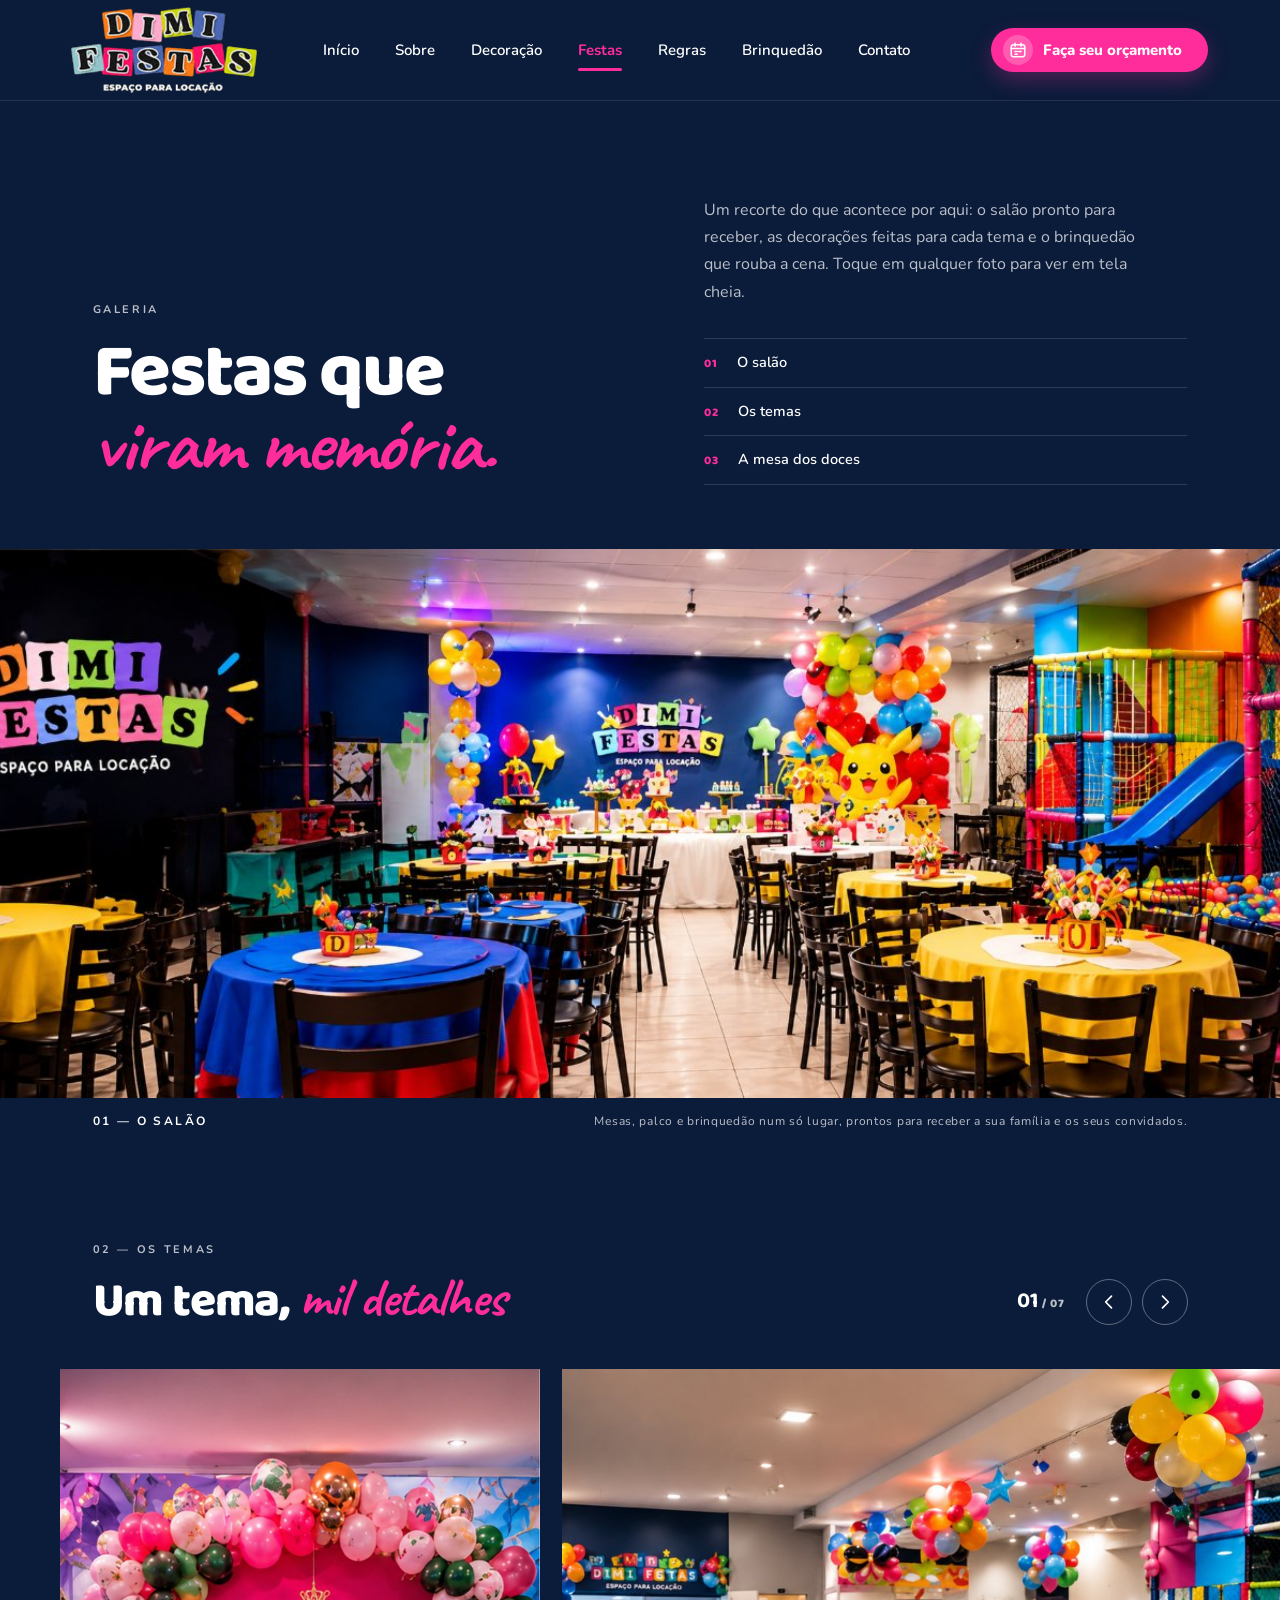
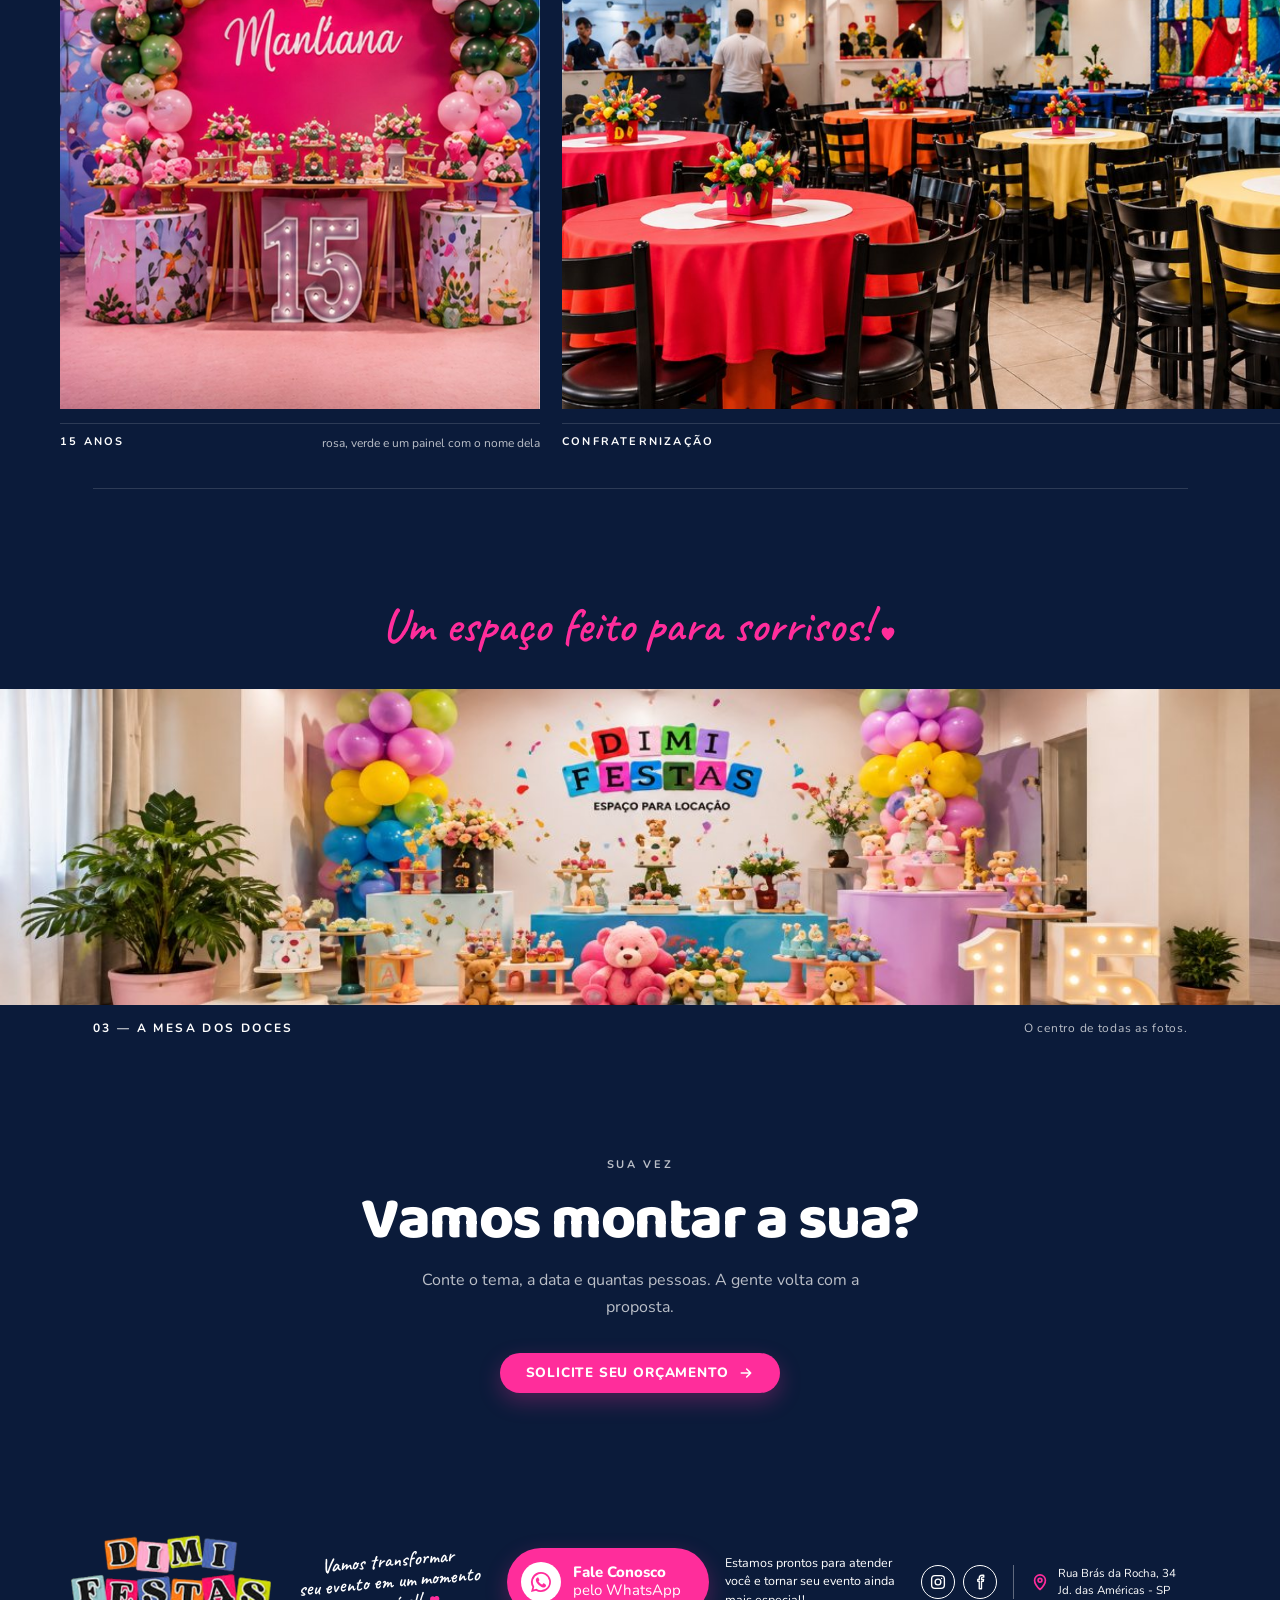
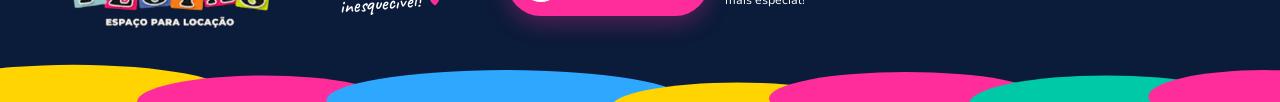
<file: festas.html>
<!doctype html>
<html lang="pt-BR">
<head>
<meta charset="utf-8">
<meta name="viewport" content="width=device-width, initial-scale=1">
<title>Festas · Dimi Festas</title>
<meta name="description" content="As festas do Dimi Festas em fotos: o salão, as decorações por tema, o brinquedão e a mesa dos doces.">
<meta name="theme-color" content="#0B1B3A">
<link rel="icon" href="data:image/svg+xml,%3Csvg xmlns='http://www.w3.org/2000/svg' viewBox='0 0 32 32'%3E%3Crect width='32' height='32' rx='7' fill='%23FF2D9B'/%3E%3Ctext x='16' y='22' text-anchor='middle' font-family='Arial Black,Arial' font-weight='900' font-size='17' fill='%23fff'%3ED%3C/text%3E%3C/svg%3E">
<link rel="preconnect" href="https://fonts.googleapis.com">
<link rel="preconnect" href="https://fonts.gstatic.com" crossorigin>
<link href="https://fonts.googleapis.com/css2?family=Baloo+2:wght@700;800&family=Caveat:wght@500;600;700&family=Nunito:wght@400;600;700;800&display=swap" rel="stylesheet">
<link rel="stylesheet" href="estilo.css">
</head>
<body data-pagina="festas">

<!-- ============================ CABECALHO ============================ -->
<header class="topo" id="inicio">
  <div class="caixa topo-dentro">
    <a class="logo" href="index.html" aria-label="Dimi Festas, início">
      <img src="img/logo-cabecalho.png" alt="Dimi Festas, espaço para locação" width="593" height="275">
    </a>
    <nav class="menu" aria-label="Principal">
      <ul>
        <li><a href="index.html">Início</a></li>
        <li><a href="index.html#sobre">Sobre</a></li>
        <li><a href="index.html#festas">Decoração</a></li>
        <li><a href="festas.html" aria-current="page">Festas</a></li>
        <li><a href="brinquedao.html#regras">Regras</a></li>
        <li><a href="brinquedao.html">Brinquedão</a></li>
        <li><a href="#contato">Contato</a></li>
      </ul>
    </nav>
    <a class="botao botao-topo" href="#contato" data-whatsapp="Olá! Quero fazer um orçamento no Dimi Festas.">
      <span class="icone-redondo" aria-hidden="true"><svg viewBox="0 0 24 24" fill="none" stroke="currentColor" stroke-width="2" stroke-linecap="round" stroke-linejoin="round"><rect x="3" y="5" width="18" height="16" rx="3"/><path d="M3 10h18M8 3v4M16 3v4"/><path d="M8 14h3M13 14h3M8 17.5h3"/></svg></span>
      Faça seu orçamento
    </a>
    <button class="hamburguer" type="button" aria-label="Abrir o menu" aria-expanded="false" aria-controls="menuCelular"><span></span><span></span><span></span></button>
  </div>
  <nav class="menu-celular" id="menuCelular" aria-label="Principal, celular" hidden>
    <a href="index.html">Início</a><a href="index.html#sobre">Sobre</a><a href="index.html#festas">Decoração</a><a href="festas.html">Festas</a><a href="brinquedao.html#regras">Regras</a><a href="brinquedao.html">Brinquedão</a><a href="#contato">Contato</a>
  </nav>
</header>

<main class="ch" data-galeria>

<!-- ============================ ABERTURA ============================ -->
<section class="ch-abertura">
  <div class="caixa ch-caixa ch-abertura-grade">
    <div>
      <p class="ch-olho">Galeria</p>
      <h1>Festas que<br><span class="manuscrito">viram memória.</span></h1>
    </div>
    <div>
      <p class="ch-lede">Um recorte do que acontece por aqui: o salão pronto para receber, as decorações feitas para cada tema e o brinquedão que rouba a cena. Toque em qualquer foto para ver em tela cheia.</p>
      <ol class="ch-sumario">
        <li><a href="#salao"><span>01</span>O salão</a></li>
        <li><a href="#temas"><span>02</span>Os temas</a></li>
        <li><a href="#doces"><span>03</span>A mesa dos doces</a></li>
      </ol>
    </div>
  </div>
</section>

<!-- ============================ 01 O SALAO: uma foto de ponta a ponta ============================ -->
<section class="ch-cheia" id="salao" aria-label="O salão">
  <figure class="ch-figura">
    <button type="button" data-foto="img/festas-1.jpg"><img src="img/festas-1.jpg" alt="Salão do Dimi Festas pronto para a festa, com o logo na parede, mesas coloridas e o brinquedão ao fundo" width="1400" height="512"></button>
    <figcaption class="caixa ch-caixa ch-legenda"><span>01 — O salão</span><span>Mesas, palco e brinquedão num só lugar, prontos para receber a sua família e os seus convidados.</span></figcaption>
  </figure>
</section>

<!-- ============================ 02 OS TEMAS: lookbook ============================ -->
<section class="ch-secao" id="temas" aria-labelledby="tituloTemas">
  <div class="caixa ch-caixa ch-cabeca">
    <div>
      <p class="ch-olho">02 — Os temas</p>
      <h2 id="tituloTemas">Um tema, <span class="manuscrito">mil detalhes</span></h2>
    </div>
    <div class="ch-controles">
      <span class="ch-contador" aria-hidden="true"><b data-lookbook-n>01</b><i>/ 07</i></span>
      <button class="ch-seta" type="button" data-lookbook-seta="esq" aria-label="Fotos anteriores"><svg viewBox="0 0 24 24" aria-hidden="true"><path d="M15 5l-7 7 7 7"/></svg></button>
      <button class="ch-seta" type="button" data-lookbook-seta="dir" aria-label="Próximas fotos"><svg viewBox="0 0 24 24" aria-hidden="true"><path d="M9 5l7 7-7 7"/></svg></button>
    </div>
  </div>
  <div class="ch-lookbook" data-lookbook>
    <ul aria-label="Fotos das decorações">
      <li class="ch-pe"><button type="button" data-foto="img/festas-6.jpg"><img src="img/festas-6.jpg" alt="Decoração de 15 anos com arco de balões rosa e verde e painel com o nome Mariana" width="700" height="949"></button><p><b>15 anos</b><span>rosa, verde e um painel com o nome dela</span></p></li>
      <li class="ch-deitada"><button type="button" data-foto="img/festas-3.jpg"><img src="img/festas-3.jpg" alt="Salão com mesas vermelhas e amarelas, arranjos de balões e brinquedão ao fundo" width="1200" height="772"></button><p><b>Confraternização</b><span>mesas coloridas para a turma inteira</span></p></li>
      <li class="ch-pe"><button type="button" data-foto="img/festas-7.jpg"><img src="img/festas-7.jpg" alt="Decoração de chá de bebê em tons de azul com ursinho e estrelas" width="700" height="954"></button><p><b>Chá de bebê</b><span>azul, estrelas e um ursinho de guarda</span></p></li>
      <li class="ch-larga"><button type="button" data-foto="img/festas-2.jpg"><img src="img/festas-2.jpg" alt="Salão com parede estrelada, mesa de doces ao fundo e Pikachu entre os balões" width="1400" height="511"></button><p><b>Noite estrelada</b><span>a parede de estrelas que muda com a luz</span></p></li>
      <li class="ch-pe"><button type="button" data-foto="img/festas-9.jpg"><img src="img/festas-9.jpg" alt="Mesa de festa Pokémon com Pikachu, pokébolas e balões coloridos" width="700" height="954"></button><p><b>Pokémon</b><span>Pikachu de boas-vindas e pokébolas na mesa</span></p></li>
      <li class="ch-larga"><button type="button" data-foto="img/festas-4.jpg"><img src="img/festas-4.jpg" alt="Piscina de bolinhas coloridas com escorregador azul" width="1200" height="298"></button><p><b>Brinquedão</b><span>a piscina de bolinhas e o escorregador</span></p></li>
      <li class="ch-pe"><button type="button" data-foto="img/festas-8.jpg"><img src="img/festas-8.jpg" alt="Brinquedão colorido com escorregadores e piscina de bolinhas" width="700" height="949"></button><p><b>Brinquedão</b><span>redes, túneis e escorregadores em vários níveis</span></p></li>
    </ul>
    <div class="caixa ch-caixa"><span class="ch-barra" aria-hidden="true"><i data-lookbook-barra></i></span></div>
  </div>
</section>

<!-- ============================ ASSINATURA ============================ -->
<section class="ch-citacao" aria-label="Assinatura">
  <p class="ch-assinatura">Um espaço feito para sorrisos!<svg class="coracao" viewBox="0 0 24 24" aria-hidden="true"><path d="M12 20s-7-4.6-7-10a4 4 0 0 1 7-2.5A4 4 0 0 1 19 10c0 5.4-7 10-7 10z"/></svg></p>
</section>

<!-- ============================ 03 A MESA DOS DOCES ============================ -->
<section class="ch-cheia" id="doces" aria-label="A mesa dos doces">
  <figure class="ch-figura ch-faixa">
    <button type="button" data-foto="img/festas-5.jpg"><img src="img/festas-5.jpg" alt="Mesa de doces decorada com balões, letreiro Dimi Festas e número luminoso" width="1200" height="297"></button>
    <figcaption class="caixa ch-caixa ch-legenda"><span>03 — A mesa dos doces</span><span>O centro de todas as fotos.</span></figcaption>
  </figure>
</section>

<!-- ============================ FECHO ============================ -->
<section class="ch-fecho" aria-labelledby="tituloFecho">
  <div class="caixa ch-caixa">
    <p class="ch-olho">Sua vez</p>
    <h2 id="tituloFecho" style="margin-top: 18px;">Vamos montar a sua?</h2>
    <p class="ch-lede">Conte o tema, a data e quantas pessoas. A gente volta com a proposta.</p>
    <a class="botao botao-heroi" href="#contato" data-whatsapp="Olá! Vi as fotos no site do Dimi Festas e quero um orçamento.">Solicite seu orçamento <svg class="seta" viewBox="0 0 24 24" aria-hidden="true"><path d="M5 12h13M13 6l6 6-6 6"/></svg></a>
  </div>
</section>

</main>

<!-- ============================ RODAPE / CONTATO ============================ -->
<footer class="rodape" id="contato">
  <svg class="onda onda-cima" viewBox="0 0 1215 30" preserveAspectRatio="none" aria-hidden="true"><path d="M0 10C120 26 240 26 360 12S570 0 710 14 940 26 1060 12s110-8 155-4V30H0z" fill="#0B1B3A"/></svg>
  <div class="caixa rodape-dentro">
    <img class="rodape-logo" src="img/logo-rodape.png" alt="Dimi Festas, espaço para locação" width="593" height="275">
    <p class="rodape-frase">Vamos transformar<br>seu evento em um momento<br>inesquecível!<svg class="coracao" viewBox="0 0 24 24" aria-hidden="true"><path d="M12 20s-7-4.6-7-10a4 4 0 0 1 7-2.5A4 4 0 0 1 19 10c0 5.4-7 10-7 10z"/></svg></p>
    <a class="botao botao-whats" href="#contato" data-whatsapp="Olá! Vim pelo site do Dimi Festas e quero falar com vocês.">
      <span class="icone-redondo branco" aria-hidden="true"><svg viewBox="0 0 24 24" fill="currentColor"><path d="M12 2a10 10 0 0 0-8.6 15.1L2 22l5-1.3A10 10 0 1 0 12 2zm0 18.2a8.2 8.2 0 0 1-4.2-1.2l-.3-.2-3 .8.8-2.9-.2-.3A8.2 8.2 0 1 1 12 20.2zm4.5-6.1c-.2-.1-1.5-.7-1.7-.8-.2-.1-.4-.1-.6.1l-.8 1c-.1.2-.3.2-.5.1a6.7 6.7 0 0 1-3.3-2.9c-.3-.4.2-.4.7-1.3.1-.2 0-.3 0-.5l-.8-1.8c-.2-.5-.4-.4-.6-.4h-.5a1 1 0 0 0-.7.3 3 3 0 0 0-.9 2.2 5.2 5.2 0 0 0 1.1 2.8 12 12 0 0 0 4.6 4c1.7.7 2.1.6 2.8.5a2.5 2.5 0 0 0 1.6-1.1c.2-.6.2-1 .1-1.1l-.5-.3z"/></svg></span>
      <span class="botao-whats-texto"><b>Fale Conosco</b>pelo WhatsApp</span>
    </a>
    <p class="rodape-texto">Estamos prontos para atender você e tornar seu evento ainda mais especial!</p>
    <ul class="redes" aria-label="Redes sociais">
      <li><a href="#" aria-label="Instagram do Dimi Festas" data-pendente="instagram"><svg viewBox="0 0 24 24" fill="none" stroke="currentColor" stroke-width="1.8" stroke-linecap="round" stroke-linejoin="round"><rect x="3.5" y="3.5" width="17" height="17" rx="4.5"/><circle cx="12" cy="12" r="3.8"/><path d="M16.8 7.2h.01"/></svg></a></li>
      <li><a href="#" aria-label="Facebook do Dimi Festas" data-pendente="facebook"><svg viewBox="0 0 24 24" fill="none" stroke="currentColor" stroke-width="1.8" stroke-linecap="round" stroke-linejoin="round"><path d="M14 8.5V7a1.5 1.5 0 0 1 1.5-1.5H17V3h-2.2A3.8 3.8 0 0 0 11 6.8v1.7H9V11h2v10h3V11h2.3l.5-2.5z"/></svg></a></li>
    </ul>
    <address class="endereco">
      <svg viewBox="0 0 24 24" fill="none" stroke="currentColor" stroke-width="2" stroke-linecap="round" stroke-linejoin="round" aria-hidden="true"><path d="M12 21s-6.5-5.5-6.5-11a6.5 6.5 0 0 1 13 0C18.5 15.5 12 21 12 21z"/><circle cx="12" cy="10" r="2.3"/></svg>
      <span>Rua Brás da Rocha, 34<br>Jd. das Américas - SP</span>
    </address>
  </div>
  <svg class="manchas-pe" viewBox="0 0 1215 70" preserveAspectRatio="none" aria-hidden="true">
    <ellipse cx="70" cy="62" rx="150" ry="34" fill="#FFD400"/>
    <ellipse cx="250" cy="70" rx="120" ry="30" fill="#FF2D9B"/>
    <ellipse cx="480" cy="68" rx="170" ry="34" fill="#2EA7FF"/>
    <ellipse cx="700" cy="76" rx="120" ry="28" fill="#FFD400"/>
    <ellipse cx="860" cy="66" rx="130" ry="30" fill="#FF2D9B"/>
    <ellipse cx="1050" cy="72" rx="130" ry="32" fill="#00C9A7"/>
    <ellipse cx="1200" cy="64" rx="110" ry="30" fill="#FF2D9B"/>
  </svg>
</footer>

<script src="script.js" defer></script>
</body>
</html>
</file>
<file: estilo.css>
/* =====================================================================
   Dimi Festas, espaco para locacao. Site de uma pagina, fiel ao mockup
   dela (largura de desenho 1215 px). Marinho profundo + rosa + amarelo +
   azul + verde-agua; titulos arredondados (Baloo 2), manuscrita (Caveat)
   e texto (Nunito).
   ===================================================================== */
:root {
  --marinho: #0B1B3A;
  --rosa:    #FF2D9B;
  --amarelo: #FFD400;
  --azul:    #2EA7FF;
  --verde:   #00C9A7;
  --nuvem:   #DCEBFB;
  --texto:   #2B3447;
  --largura: 1215px;
  --baloo:   'Baloo 2', 'Nunito', sans-serif;
  --caveat:  'Caveat', 'Segoe Script', cursive;
  --nunito:  'Nunito', system-ui, -apple-system, 'Segoe UI', sans-serif;
}

* { box-sizing: border-box; }
html { scroll-behavior: smooth; }
body {
  margin: 0;
  font-family: var(--nunito);
  font-size: 14px;
  line-height: 1.5;
  color: var(--texto);
  background: #fff;
  -webkit-font-smoothing: antialiased;
}
img { max-width: 100%; }
a { color: inherit; }
ul { list-style: none; margin: 0; padding: 0; }
h2 { margin: 0; }
.caixa { width: min(100%, var(--largura)); margin: 0 auto; position: relative; }

/* ---------- pecas comuns ---------- */
.botao {
  display: inline-flex; align-items: center; justify-content: center; gap: 10px;
  height: 44px; padding: 0 24px;
  border-radius: 999px;
  background: var(--rosa); color: #fff;
  font-family: var(--nunito); font-weight: 800; font-size: 15px;
  text-decoration: none; white-space: nowrap;
  box-shadow: 0 8px 22px rgba(255, 45, 155, 0.28);
  transition: transform 0.15s, box-shadow 0.15s, filter 0.15s;
}
.botao:hover { transform: translateY(-1px); filter: brightness(1.05); box-shadow: 0 12px 26px rgba(255, 45, 155, 0.34); }
.botao-vazio {
  background: transparent; color: var(--rosa);
  border: 2px solid var(--rosa); box-shadow: none;
  height: 36px; padding: 0 22px;
  font-size: 12.5px; letter-spacing: 0.06em; text-transform: uppercase;
}
.botao-vazio:hover { background: var(--rosa); color: #fff; filter: none; box-shadow: 0 8px 22px rgba(255, 45, 155, 0.28); }
.seta { width: 16px; height: 16px; fill: none; stroke: currentColor; stroke-width: 2.4; stroke-linecap: round; stroke-linejoin: round; }
.icone-redondo { width: 30px; height: 30px; border-radius: 50%; background: rgba(255, 255, 255, 0.22); display: grid; place-items: center; flex: none; }
.icone-redondo svg { width: 18px; height: 18px; }
.olho { margin: 0 0 4px; font-size: 12px; font-weight: 800; letter-spacing: 0.14em; text-transform: uppercase; color: var(--rosa); }
.olho-claro { margin: 0; font-size: 12px; font-weight: 800; letter-spacing: 0.22em; text-transform: uppercase; color: #fff; }
.manuscrito { font-family: var(--caveat); font-weight: 700; font-size: 36px; line-height: 0.95; color: var(--rosa); display: inline-block; }
.coracao { width: 18px; height: 18px; fill: var(--rosa); vertical-align: -3px; margin-left: 6px; }
.onda { position: absolute; left: 0; width: 100%; height: 30px; display: block; pointer-events: none; }
.onda-baixo { bottom: -1px; }
.onda-cima { top: -29px; }
.onda-topo { top: -1px; z-index: 1; }
.nuvem { position: absolute; fill: var(--nuvem); width: 120px; height: 60px; pointer-events: none; }
.mancha { position: absolute; border-radius: 50%; pointer-events: none; }
.confete { position: absolute; fill: none; stroke-width: 4; stroke-linecap: round; pointer-events: none; }

/* =====================================================================
   CABECALHO
   ===================================================================== */
/* barra marinho, como na referencia dela de 20/10: logo claro, itens brancos, "Inicio" em rosa com risco embaixo */
.topo { position: sticky; top: 0; z-index: 30; background: var(--marinho); color: #fff; }
.topo-dentro { height: 100px; display: flex; align-items: center; padding: 0 40px 0 38px; gap: 20px; }
.logo { flex: none; line-height: 0; }
.logo img { width: 186px; height: auto; display: block; }
.menu { flex: 1; display: flex; justify-content: flex-start; padding-left: 46px; }
.menu ul { display: flex; gap: 36px; }
.menu a { position: relative; display: block; padding: 6px 0; font-size: 15px; font-weight: 600; color: #fff; text-decoration: none; transition: color 0.15s; }
.menu a:hover { color: var(--rosa); }
.menu a[aria-current] { color: var(--rosa); font-weight: 700; }
.menu a[aria-current]::after { content: ""; position: absolute; left: 0; right: 0; bottom: -4px; height: 3px; border-radius: 3px; background: var(--rosa); }
.botao-topo { padding: 0 26px 0 12px; }
.hamburguer { display: none; width: 44px; height: 44px; border: 0; background: transparent; padding: 10px; cursor: pointer; flex-direction: column; justify-content: center; gap: 5px; }
.hamburguer span { display: block; height: 3px; border-radius: 3px; background: #fff; transition: transform 0.2s, opacity 0.2s; }
.hamburguer[aria-expanded="true"] span:nth-child(1) { transform: translateY(8px) rotate(45deg); }
.hamburguer[aria-expanded="true"] span:nth-child(2) { opacity: 0; }
.hamburguer[aria-expanded="true"] span:nth-child(3) { transform: translateY(-8px) rotate(-45deg); }
.menu-celular { display: none; }

/* =====================================================================
   HEROI
   ===================================================================== */
/* a foto do salao (2073x758, com o logo pintado na parede a esquerda) preenche o heroi; na largura de desenho
   (1215) ela escala para 1215x444 e o heroi mostra quase tudo. O texto senta sobre a parede escura, abaixo do
   logo da foto, com um degrade no pe para a leitura em cima das mesas. */
.heroi { position: relative; height: 480px; overflow: hidden; background: var(--marinho); color: #fff; }
.heroi-foto {
  position: absolute; inset: 0;
  background: url("img/heroi-estrelas.jpg") center top / cover no-repeat;
}
.heroi-foto::after {
  content: ""; position: absolute; inset: 0;
  background:
    linear-gradient(180deg, rgba(11, 27, 58, 0) 42%, rgba(11, 27, 58, 0.78) 100%),
    linear-gradient(90deg, rgba(11, 27, 58, 0.32), rgba(11, 27, 58, 0) 48%);
}
/* o recuo de cima fica como padding (nao como margin da frase): margin colapsaria e empurraria a caixa inteira,
   levando a frase manuscrita absoluta para fora do heroi */
/* so a frase, os selos com divisorias e o botao, encostados a esquerda (sem "Bem-vindo ao" nem logo: ela tirou em 20/10) */
.heroi-dentro { height: 100%; padding: 128px 0 0 36px; }
.heroi-frase {
  margin: 0 0 0 4px;
  font-family: var(--caveat); font-weight: 600; font-size: 31px; line-height: 1;
  transform: rotate(-3.5deg); transform-origin: left center;
  text-shadow: 0 2px 10px rgba(0, 0, 0, 0.45);
}
.heroi-frase .amarelo { color: var(--amarelo); }
.heroi-frase .rosa { color: var(--rosa); }
.heroi-selos { display: flex; gap: 0; margin: 26px 0 0 -2px; }
.heroi-selos li { display: flex; align-items: center; gap: 10px; font-size: 12.5px; line-height: 1.25; text-shadow: 0 1px 6px rgba(0, 0, 0, 0.5); padding: 0 18px; }
.heroi-selos li:first-child { padding-left: 0; }
.heroi-selos li + li { border-left: 1px solid rgba(255, 255, 255, 0.4); }
.heroi-selos b { display: block; font-weight: 800; }
.bola { width: 38px; height: 38px; border-radius: 50%; display: grid; place-items: center; color: #fff; flex: none; }
.bola svg { width: 20px; height: 20px; }
.rosa-f { background: var(--rosa); }
.verde-f { background: var(--verde); }
.amarelo-f { background: var(--amarelo); }
.botao-heroi { margin-top: 26px; height: 40px; padding: 0 26px; font-size: 13.5px; letter-spacing: 0.06em; text-transform: uppercase; }
.heroi-manuscrito {
  position: absolute; right: 48px; bottom: 50px; margin: 0;
  font-family: var(--caveat); font-weight: 600; font-size: 28px; line-height: 1; text-align: center;
  transform: rotate(-9deg);
  text-shadow: 0 2px 10px rgba(0, 0, 0, 0.4);
}
.heroi-manuscrito .coracao { width: 16px; height: 16px; margin-left: 4px; }
/* os confetes ficam so nas laterais da frase, sem cruzar as letras */
.confete-manuscrito { right: -8px; bottom: 36px; width: 222px; height: 120px; stroke-width: 3.5; }

/* =====================================================================
   SOBRE
   ===================================================================== */
.sobre { position: relative; padding: 35px 0 40px; overflow: hidden; background: #fff; }
.sobre-dentro { display: grid; grid-template-columns: 385px minmax(0, 1fr); padding-left: 95px; align-items: start; }
.sobre-texto { position: relative; padding-right: 50px; }
.sobre h2, .galeria h2 { font-family: var(--baloo); font-weight: 800; font-size: 25px; line-height: 1; color: var(--marinho); }
.sobre h2 .manuscrito, .galeria h2 .manuscrito { font-size: 32px; line-height: 0.85; }
.sobre-texto p:not(.olho) { margin: 13px 0 0; max-width: 318px; font-size: 13px; line-height: 1.2; }
.sobre-texto .botao-vazio { margin-top: 14px; }
.confete-titulo { left: 312px; top: 14px; width: 50px; height: 40px; }
.rabisco-coracao { position: absolute; left: 308px; top: 56px; width: 36px; height: 36px; fill: none; stroke: var(--rosa); stroke-width: 2.5; stroke-linejoin: round; transform: rotate(14deg); }
.sobre-fotos { display: grid; grid-template-columns: 376px 270px; grid-template-rows: 116px 114px; gap: 6px 10px; }
.sobre-fotos img { display: block; width: 100%; height: 100%; object-fit: cover; border-radius: 10px; }
.sobre-foto-grande { grid-row: 1 / 3; }
/* nuvens e manchas da secao */
.nuvem-a { left: -24px; top: 6px; }
.nuvem-b { right: -16px; top: 6px; width: 110px; height: 55px; }
.nuvem-c { left: 74px; top: 150px; width: 64px; height: 32px; }
.nuvem-d { right: 72px; top: 150px; width: 70px; height: 35px; }
.mancha-amarela { left: -46px; top: 56px; width: 92px; height: 122px; background: var(--amarelo); }
.mancha-azul { left: -42px; top: 176px; width: 84px; height: 84px; background: var(--azul); }
.mancha-rosa { right: -32px; top: 152px; width: 74px; height: 62px; background: var(--rosa); }
.mancha-verde { right: -26px; top: 206px; width: 76px; height: 76px; background: var(--verde); }
.confete-sobre-dir { right: 18px; top: 112px; width: 60px; height: 70px; }

/* =====================================================================
   FESTAS (faixa de servicos)
   ===================================================================== */
.festas { position: relative; background: var(--marinho); color: #fff; padding: 22px 0 30px; }
.festas-lista { display: grid; grid-template-columns: repeat(6, 1fr); padding: 0 32px; }
.festas-lista li { position: relative; text-align: center; padding: 0 6px; }
.festas-lista li + li::before { content: ""; position: absolute; left: 0; top: 6px; bottom: 6px; width: 1px; background: rgba(255, 255, 255, 0.28); }
.anel { width: 54px; height: 54px; border-radius: 50%; border: 2.5px solid; display: grid; place-items: center; margin: 0 auto 10px; }
.anel svg { width: 28px; height: 28px; }
.rosa-b { border-color: var(--rosa); }
.amarelo-b { border-color: var(--amarelo); }
.azul-b { border-color: var(--azul); }
.festas-lista b { display: block; font-size: 14.5px; font-weight: 800; line-height: 1.2; white-space: nowrap; }
.festas-lista li > span:last-child { display: block; font-size: 12.5px; opacity: 0.92; margin-top: 3px; }
.confete-esq { left: 48px; top: 34px; width: 60px; height: 80px; }
.confete-dir { right: 48px; top: 34px; width: 60px; height: 80px; }

/* =====================================================================
   GALERIA
   ===================================================================== */
.galeria { position: relative; padding: 22px 0 26px; overflow: hidden; background: #fff; }
.galeria-dentro { display: grid; grid-template-columns: 257px minmax(0, 1fr); padding: 0 57px 0 65px; align-items: start; }
.galeria-texto { position: relative; padding-right: 30px; }
.galeria h2 { font-size: 29px; line-height: 0.95; }
.galeria h2 .manuscrito { font-size: 36px; line-height: 0.85; }
.galeria-texto p:not(.olho) { margin: 12px 0 0; max-width: 200px; font-size: 12.5px; line-height: 1.35; }
.galeria-texto .botao-vazio { margin-top: 12px; }
.confete-galeria { left: 178px; top: -8px; width: 50px; height: 40px; }
.galeria-fotos { display: grid; grid-template-columns: repeat(4, 1fr); gap: 8px; }
/* as quatro fotos dela sao em pe (cerca de 505x725): mostram inteiras, sem corte */
.galeria-fotos img { display: block; width: 100%; height: auto; aspect-ratio: 410 / 557; object-fit: cover; border-radius: 10px; }
.nuvem-e { left: -30px; bottom: -6px; width: 110px; height: 55px; }
.nuvem-f { right: -20px; bottom: -6px; }

/* =====================================================================
   RODAPE
   ===================================================================== */
.rodape { position: relative; background: var(--marinho); color: #fff; padding: 14px 0 0; overflow: hidden; }
.rodape-dentro { display: flex; flex-wrap: nowrap; align-items: center; gap: 16px; padding: 0 24px 0 38px; min-height: 92px; z-index: 1; }
.rodape-logo { width: 200px; height: auto; display: block; flex: none; }
.rodape-frase { margin: 0 4px; flex: 0 1 196px; font-family: var(--caveat); font-weight: 600; font-size: 20px; line-height: 1.05; text-align: center; transform: rotate(-5deg); }
.rodape-frase .coracao { width: 16px; height: 16px; }
.botao-whats { height: 68px; border-radius: 34px; padding: 0 28px 0 14px; gap: 12px; font-weight: 400; font-size: 15px; line-height: 1.15; flex: none; }
.botao-whats-texto { text-align: left; }
.botao-whats-texto b { display: block; font-weight: 800; }
.icone-redondo.branco { width: 40px; height: 40px; background: #fff; color: var(--rosa); }
.icone-redondo.branco svg { width: 24px; height: 24px; }
.rodape-texto { margin: 0; flex: 0 1 180px; font-size: 12.5px; line-height: 1.5; }
.redes { display: flex; gap: 8px; padding-right: 16px; border-right: 1px solid rgba(255, 255, 255, 0.35); flex: none; }
.redes a { width: 34px; height: 34px; border-radius: 50%; border: 1.5px solid #fff; display: grid; place-items: center; color: #fff; transition: background 0.15s, color 0.15s; }
.redes a:hover { background: #fff; color: var(--marinho); }
.redes svg { width: 18px; height: 18px; }
.endereco { display: flex; align-items: center; gap: 8px; font-style: normal; font-size: 11.5px; line-height: 1.45; white-space: nowrap; }
.endereco svg { width: 20px; height: 20px; color: var(--rosa); flex: none; }
.manchas-pe { display: block; width: 100%; height: 62px; margin-top: 12px; }

/* =====================================================================
   PAGINAS FESTAS E BRINQUEDAO ("ch", de chique): escuras e cinematograficas.
   Fotos de ponta a ponta sem cantos, filetes finos, legendas pequenas e
   espacadas, muito ar. O rosa aparece so na assinatura e no botao.
   ===================================================================== */
.ch { --linha-ch: rgba(255, 255, 255, 0.14); --texto-ch: rgba(255, 255, 255, 0.72); background: var(--marinho); color: #fff; }
body[data-pagina] .topo { border-bottom: 1px solid rgba(255, 255, 255, 0.1); }
.ch-caixa { padding: 0 60px; }
.ch-olho { margin: 0; font-size: 11px; font-weight: 700; letter-spacing: 0.24em; text-transform: uppercase; color: var(--texto-ch); }
.ch h1, .ch h2 { margin: 0; font-family: var(--baloo); font-weight: 800; letter-spacing: -0.025em; line-height: 0.95; color: #fff; }
.ch .manuscrito { color: var(--rosa); }
.ch-lede { margin: 0; max-width: 46ch; font-size: 16px; line-height: 1.7; color: var(--texto-ch); }
/* abertura: so tipografia, um sumario fino a direita */
.ch-abertura { padding: 96px 0 64px; }
.ch-abertura-grade { display: grid; grid-template-columns: minmax(0, 1.15fr) minmax(0, 1fr); gap: 56px; align-items: end; }
.ch-abertura h1 { margin-top: 18px; font-size: 76px; }
.ch-abertura h1 .manuscrito { font-size: 82px; line-height: 0.85; }
.ch-sumario { list-style: none; margin: 32px 0 0; padding: 0; }
.ch-sumario a { display: flex; align-items: baseline; gap: 18px; padding: 13px 0; border-top: 1px solid var(--linha-ch); color: #fff; text-decoration: none; font-size: 14.5px; font-weight: 600; transition: transform 0.2s, color 0.2s; }
.ch-sumario li:last-child a { border-bottom: 1px solid var(--linha-ch); }
.ch-sumario a span { font-family: var(--baloo); font-weight: 800; font-size: 12px; letter-spacing: 0.1em; color: var(--rosa); }
.ch-sumario a:hover { transform: translateX(6px); color: var(--rosa); }
/* foto de ponta a ponta, com a legenda em filete por baixo */
.ch-cheia { padding: 0 0 8px; }
.ch-figura { margin: 0; }
.ch-figura > button { display: block; width: 100%; padding: 0; border: 0; background: var(--marinho); cursor: zoom-in; overflow: hidden; }
.ch-figura img { display: block; width: 100%; height: auto; aspect-ratio: 21 / 9; object-fit: cover; transition: transform 0.8s ease; }
.ch-figura > button:hover img { transform: scale(1.015); }
.ch-figura.ch-faixa img { aspect-ratio: 1200 / 297; }
.ch-legenda { display: flex; justify-content: space-between; gap: 24px; margin: 0 auto; padding-top: 14px; font-size: 12px; letter-spacing: 0.06em; color: var(--texto-ch); }
.ch-legenda span:first-child { text-transform: uppercase; letter-spacing: 0.2em; font-weight: 700; color: #fff; }
/* secoes */
.ch-secao { padding: 104px 0 0; }
.ch-cabeca { display: flex; align-items: flex-end; justify-content: space-between; gap: 24px; }
.ch-cabeca h2 { margin-top: 14px; font-size: 48px; }
.ch-cabeca h2 .manuscrito { font-size: 54px; }
.ch-controles { display: flex; align-items: center; gap: 10px; flex: none; }
.ch-contador { display: flex; align-items: baseline; gap: 4px; margin-right: 10px; font-family: var(--baloo); font-weight: 800; }
.ch-contador b { font-size: 22px; line-height: 1; }
.ch-contador i { font-style: normal; font-size: 12px; letter-spacing: 0.1em; color: var(--texto-ch); }
.ch-seta { width: 46px; height: 46px; border-radius: 50%; border: 1px solid rgba(255, 255, 255, 0.35); background: transparent; color: #fff; display: grid; place-items: center; cursor: pointer; transition: background 0.2s, color 0.2s; }
.ch-seta svg { width: 20px; height: 20px; fill: none; stroke: currentColor; stroke-width: 2; stroke-linecap: round; stroke-linejoin: round; }
.ch-seta:hover { background: #fff; color: var(--marinho); }
/* o lookbook: fotos altas no tamanho natural, deslizando de ponta a ponta; arrasta com o mouse ou o dedo */
.ch-lookbook { --alt: min(640px, 72vh); margin-top: 44px; }
.ch-lookbook ul { list-style: none; margin: 0; padding: 0 60px 6px; display: flex; gap: 22px; overflow-x: auto; scroll-snap-type: x proximity; scroll-padding-left: 60px; scrollbar-width: none; cursor: grab; }
.ch-lookbook ul::-webkit-scrollbar { display: none; }
.ch-lookbook ul.arrastando { cursor: grabbing; scroll-snap-type: none; }
.ch-lookbook li { flex: 0 0 auto; scroll-snap-align: start; }
.ch-lookbook li.ch-pe { width: calc(var(--alt) * 0.75); }
.ch-lookbook li.ch-deitada { width: calc(var(--alt) * 1.5); }
.ch-lookbook li.ch-larga { width: calc(var(--alt) * 1.78); }
.ch-lookbook button { display: block; width: 100%; padding: 0; border: 0; background: var(--marinho); cursor: zoom-in; overflow: hidden; }
.ch-lookbook img { display: block; width: 100%; height: var(--alt); object-fit: cover; transition: transform 0.8s ease; -webkit-user-drag: none; user-select: none; }
.ch-lookbook button:hover img { transform: scale(1.02); }
.ch-lookbook p { margin: 14px 0 0; padding-top: 10px; border-top: 1px solid var(--linha-ch); display: flex; justify-content: space-between; gap: 14px; }
.ch-lookbook p b { font-size: 11px; font-weight: 700; letter-spacing: 0.2em; text-transform: uppercase; color: #fff; white-space: nowrap; }
.ch-lookbook p span { font-size: 12px; color: var(--texto-ch); text-align: right; }
.ch-barra { display: block; height: 1px; margin-top: 30px; background: var(--linha-ch); position: relative; }
.ch-barra i { position: absolute; left: 0; top: -1px; height: 3px; width: 0; background: var(--rosa); transition: width 0.15s linear; }
/* assinatura e fecho */
.ch-citacao { padding: 112px 0 40px; text-align: center; }
.ch-assinatura { margin: 0; font-family: var(--caveat); font-weight: 600; font-size: 48px; line-height: 1; color: var(--rosa); }
.ch-assinatura .coracao { width: 22px; height: 22px; }
.ch-fecho { padding: 112px 0 128px; text-align: center; }
.ch-fecho h2 { font-size: 60px; }
.ch-fecho .ch-lede { margin: 18px auto 0; }
.ch-fecho .botao { margin-top: 32px; }
/* listas em filete (o que tem no brinquedao, as regras) */
.ch-lista { list-style: none; margin: 0; padding: 0; counter-reset: ch; }
.ch-lista li { counter-increment: ch; display: grid; grid-template-columns: 64px minmax(0, 1fr); gap: 6px 20px; padding: 22px 0; border-top: 1px solid var(--linha-ch); }
.ch-lista li:last-child { border-bottom: 1px solid var(--linha-ch); }
.ch-lista li::before { content: counter(ch, decimal-leading-zero); grid-row: 1 / 3; font-family: var(--baloo); font-weight: 800; font-size: 13px; letter-spacing: 0.14em; color: var(--rosa); padding-top: 6px; }
.ch-lista b { font-family: var(--baloo); font-weight: 800; font-size: 21px; line-height: 1.1; color: #fff; }
.ch-lista span { font-size: 14.5px; line-height: 1.6; color: var(--texto-ch); max-width: 52ch; }
/* brinquedao */
.cb-heroi { position: relative; min-height: min(640px, 80vh); display: flex; align-items: flex-end; overflow: hidden; }
.cb-heroi-foto { position: absolute; inset: 0; background: url("img/festas-4.jpg") center 42% / cover no-repeat; }
.cb-heroi-foto::after { content: ""; position: absolute; inset: 0; background: linear-gradient(180deg, rgba(11, 27, 58, 0.1) 0%, rgba(11, 27, 58, 0.15) 40%, rgba(11, 27, 58, 0.92) 100%); }
.cb-heroi-dentro { position: relative; padding-top: 80px; padding-bottom: 64px; }
.cb-heroi h1 { margin-top: 18px; font-size: 76px; max-width: 16ch; }
.cb-heroi h1 .manuscrito { font-size: 78px; line-height: 0.95; }
.cb-heroi .ch-lede { margin-top: 22px; }
.cb-grade { display: grid; grid-template-columns: minmax(0, 1fr) minmax(0, 0.9fr); gap: 72px; align-items: center; }
.cb-grade h2 { margin-top: 14px; font-size: 48px; }
.cb-grade h2 .manuscrito { font-size: 54px; }
.cb-grade .ch-lista { margin-top: 36px; }
.cb-grade .ch-figura img { aspect-ratio: 4 / 5; }
.cb-par { padding: 104px 0 0; }
.cb-par ul { list-style: none; margin: 0; padding: 0 60px; display: grid; grid-template-columns: 1fr 1fr; gap: 22px; }
.cb-par .ch-figura img { aspect-ratio: 4 / 5; }
.cb-par li:nth-child(2) { transform: translateY(64px); }
.cb-par .ch-legenda { padding-top: 12px; }
.cb-regras .ch-lista { margin-top: 36px; max-width: 820px; }

/* o visualizador: foto grande por cima de tudo */
.visor { position: fixed; inset: 0; z-index: 100; background: rgba(11, 27, 58, 0.94); display: flex; align-items: center; justify-content: center; padding: 20px; }
.visor img { max-width: 100%; max-height: calc(100vh - 40px); border-radius: 12px; box-shadow: 0 20px 60px rgba(0, 0, 0, 0.5); }
.visor-fechar, .visor-seta { position: absolute; border: 0; background: rgba(255, 255, 255, 0.14); color: #fff; width: 46px; height: 46px; border-radius: 50%; display: grid; place-items: center; cursor: pointer; }
.visor-fechar { top: 16px; right: 16px; }
.visor-seta { top: 50%; transform: translateY(-50%); }
.visor-seta.esq { left: 16px; }
.visor-seta.dir { right: 16px; }
.visor-fechar svg, .visor-seta svg { width: 22px; height: 22px; fill: none; stroke: currentColor; stroke-width: 2.4; stroke-linecap: round; stroke-linejoin: round; }
.visor-legenda { position: absolute; left: 50%; bottom: 18px; transform: translateX(-50%); color: rgba(255, 255, 255, 0.8); font-size: 13px; }
body.visor-aberto { overflow: hidden; }

/* =====================================================================
   TELAS MENORES
   ===================================================================== */
@media (max-width: 1214px) {
  .caixa { padding-left: 20px; padding-right: 20px; }
  .topo-dentro { padding: 0 20px; }
  .menu ul { gap: 24px; margin-left: 0; }
  .sobre-dentro { grid-template-columns: minmax(0, 1fr) minmax(0, 1.4fr); gap: 30px; padding-left: 20px; }
  .sobre-fotos { grid-template-columns: minmax(0, 1.4fr) minmax(0, 1fr); grid-template-rows: 1fr 1fr; }
  .galeria-dentro { grid-template-columns: 230px minmax(0, 1fr); padding: 0 20px; gap: 24px; }
  .rodape-dentro { flex-wrap: wrap; justify-content: center; gap: 22px 28px; padding: 0 20px; }
  .festas-lista b { white-space: normal; }
}

@media (max-width: 980px) {
  .menu, .botao-topo { display: none; }
  .hamburguer { display: flex; margin-left: auto; }
  .topo-dentro { height: 76px; }
  .logo img { width: 160px; }
  .menu-celular { display: grid; gap: 2px; padding: 6px 20px 18px; background: var(--marinho); border-top: 1px solid rgba(255, 255, 255, 0.12); }
  .menu-celular[hidden] { display: none; }
  .menu-celular a { padding: 12px 6px; font-weight: 700; font-size: 16px; color: #fff; text-decoration: none; border-bottom: 1px solid rgba(255, 255, 255, 0.08); }

  /* no celular a foto vira uma faixa inteira no alto (com o logo da parede) e o texto desce para o fundo marinho */
  .heroi { height: auto; }
  .heroi-foto { position: static; aspect-ratio: 2073 / 758; background-position: center; }
  .heroi-foto::after { display: none; }
  .heroi-dentro { padding: 26px 20px 70px; display: flex; flex-direction: column; align-items: center; text-align: center; }
  .heroi-frase { margin: 0; transform: none; }
  .heroi-selos { flex-wrap: wrap; justify-content: center; gap: 14px 0; margin: 22px 0 0; }
  .heroi-selos li { text-align: left; padding: 0 14px; }
  .heroi-selos li:first-child { padding-left: 14px; }
  .heroi-selos li + li { border-left: 0; }
  .heroi-manuscrito { position: static; margin-top: 26px; transform: rotate(-4deg); }
  .confete-manuscrito { display: none; }

  .sobre { padding: 30px 0 30px; }
  .sobre-dentro { grid-template-columns: 1fr; gap: 26px; }
  .sobre-texto { padding-right: 0; }
  .sobre-texto p:not(.olho) { max-width: 60ch; }
  .confete-titulo, .rabisco-coracao { display: none; }
  .sobre-fotos { grid-template-columns: 1fr 1fr; grid-template-rows: auto; }
  .sobre-foto-grande { grid-row: auto; grid-column: 1 / 3; aspect-ratio: 16 / 9; }
  .sobre-foto-pequena { aspect-ratio: 16 / 9; }
  .mancha, .nuvem-c, .nuvem-d, .confete-sobre-dir { display: none; }

  .festas { padding: 40px 0 30px; }
  .festas-lista { grid-template-columns: repeat(3, 1fr); gap: 26px 0; padding: 0 20px; }
  .festas-lista li:nth-child(4)::before { display: none; }
  .confete-esq, .confete-dir { display: none; }

  .ch-caixa { padding: 0 20px; }
  .ch-abertura { padding: 52px 0 40px; }
  .ch-abertura-grade { grid-template-columns: 1fr; gap: 26px; }
  .ch-abertura h1 { font-size: 46px; margin-top: 14px; }
  .ch-abertura h1 .manuscrito { font-size: 52px; }
  .ch-sumario { margin-top: 22px; }
  .ch-figura img { aspect-ratio: 4 / 3; }
  .ch-figura.ch-faixa img { aspect-ratio: 16 / 7; }
  .ch-legenda { flex-direction: column; gap: 4px; padding: 12px 20px 0; }
  .ch-secao { padding-top: 64px; }
  .ch-cabeca { flex-direction: column; align-items: flex-start; gap: 18px; }
  .ch-cabeca h2 { font-size: 36px; }
  .ch-cabeca h2 .manuscrito { font-size: 42px; }
  .ch-lookbook { --alt: min(460px, 60vh); margin-top: 26px; }
  .ch-lookbook ul { padding: 0 20px 6px; gap: 14px; scroll-padding-left: 20px; scroll-snap-type: x mandatory; }
  .ch-lookbook p { flex-direction: column; gap: 2px; }
  .ch-lookbook p span { text-align: left; }
  .ch-barra { margin-top: 22px; }
  .ch-citacao { padding: 64px 0 24px; }
  .ch-assinatura { font-size: 38px; }
  .ch-fecho { padding: 64px 0 80px; }
  .ch-fecho h2 { font-size: 40px; }
  .ch-lista li { grid-template-columns: 44px minmax(0, 1fr); padding: 16px 0; }
  .ch-lista b { font-size: 18px; }
  .cb-heroi { min-height: min(560px, 78vh); }
  .cb-heroi-dentro { padding-top: 48px; padding-bottom: 44px; }
  .cb-heroi h1 { font-size: 44px; }
  .cb-heroi h1 .manuscrito { font-size: 48px; line-height: 1; }
  .cb-grade { grid-template-columns: 1fr; gap: 28px; }
  .cb-grade h2 { font-size: 36px; }
  .cb-grade h2 .manuscrito { font-size: 42px; }
  .cb-grade .ch-lista { margin-top: 22px; }
  .cb-par { padding-top: 64px; }
  .cb-par ul { grid-template-columns: 1fr 1fr; gap: 10px; padding: 0 20px; }
  .cb-par li:nth-child(2) { transform: translateY(28px); }
  .cb-par .ch-legenda { padding: 10px 0 0; }
  .cb-par .ch-legenda span:last-child { display: none; }

  .galeria { padding: 50px 0 24px; }
  .galeria-dentro { grid-template-columns: 1fr; gap: 22px; }
  .galeria-texto p:not(.olho) { max-width: 60ch; }
  .confete-galeria { display: none; }
  .galeria-fotos { grid-template-columns: 1fr 1fr; }
  .galeria-fotos img { aspect-ratio: 410 / 557; }

  /* em coluna, o flex-basis da frase e do texto viraria ALTURA e abria buracos entre os blocos */
  .rodape-dentro { flex-direction: column; text-align: center; gap: 14px; }
  .rodape-frase { transform: none; width: auto; margin: 0; flex: 0 0 auto; }
  .rodape-texto { width: auto; max-width: 36ch; flex: 0 0 auto; }
  .rodape-logo { width: 170px; }
  .redes { padding-right: 0; border-right: 0; }
  .botao-whats-texto { text-align: left; }
}

@media (max-width: 600px) {
  .cb-par ul { grid-template-columns: 1fr; }
  .cb-par li:nth-child(2) { transform: none; }
  .cb-par .ch-legenda span:last-child { display: block; }
  .festas-lista { grid-template-columns: 1fr 1fr; }
  .festas-lista li:nth-child(odd)::before { display: none; }
  .festas-lista li:nth-child(4)::before { display: block; }
  .sobre h2, .galeria h2 { font-size: 26px; }
  .manuscrito { font-size: 32px; }
  .heroi-frase { font-size: 27px; }
}

@media (prefers-reduced-motion: reduce) {
  html { scroll-behavior: auto; }
  .botao, .botao:hover { transition: none; transform: none; }
}
</file>
